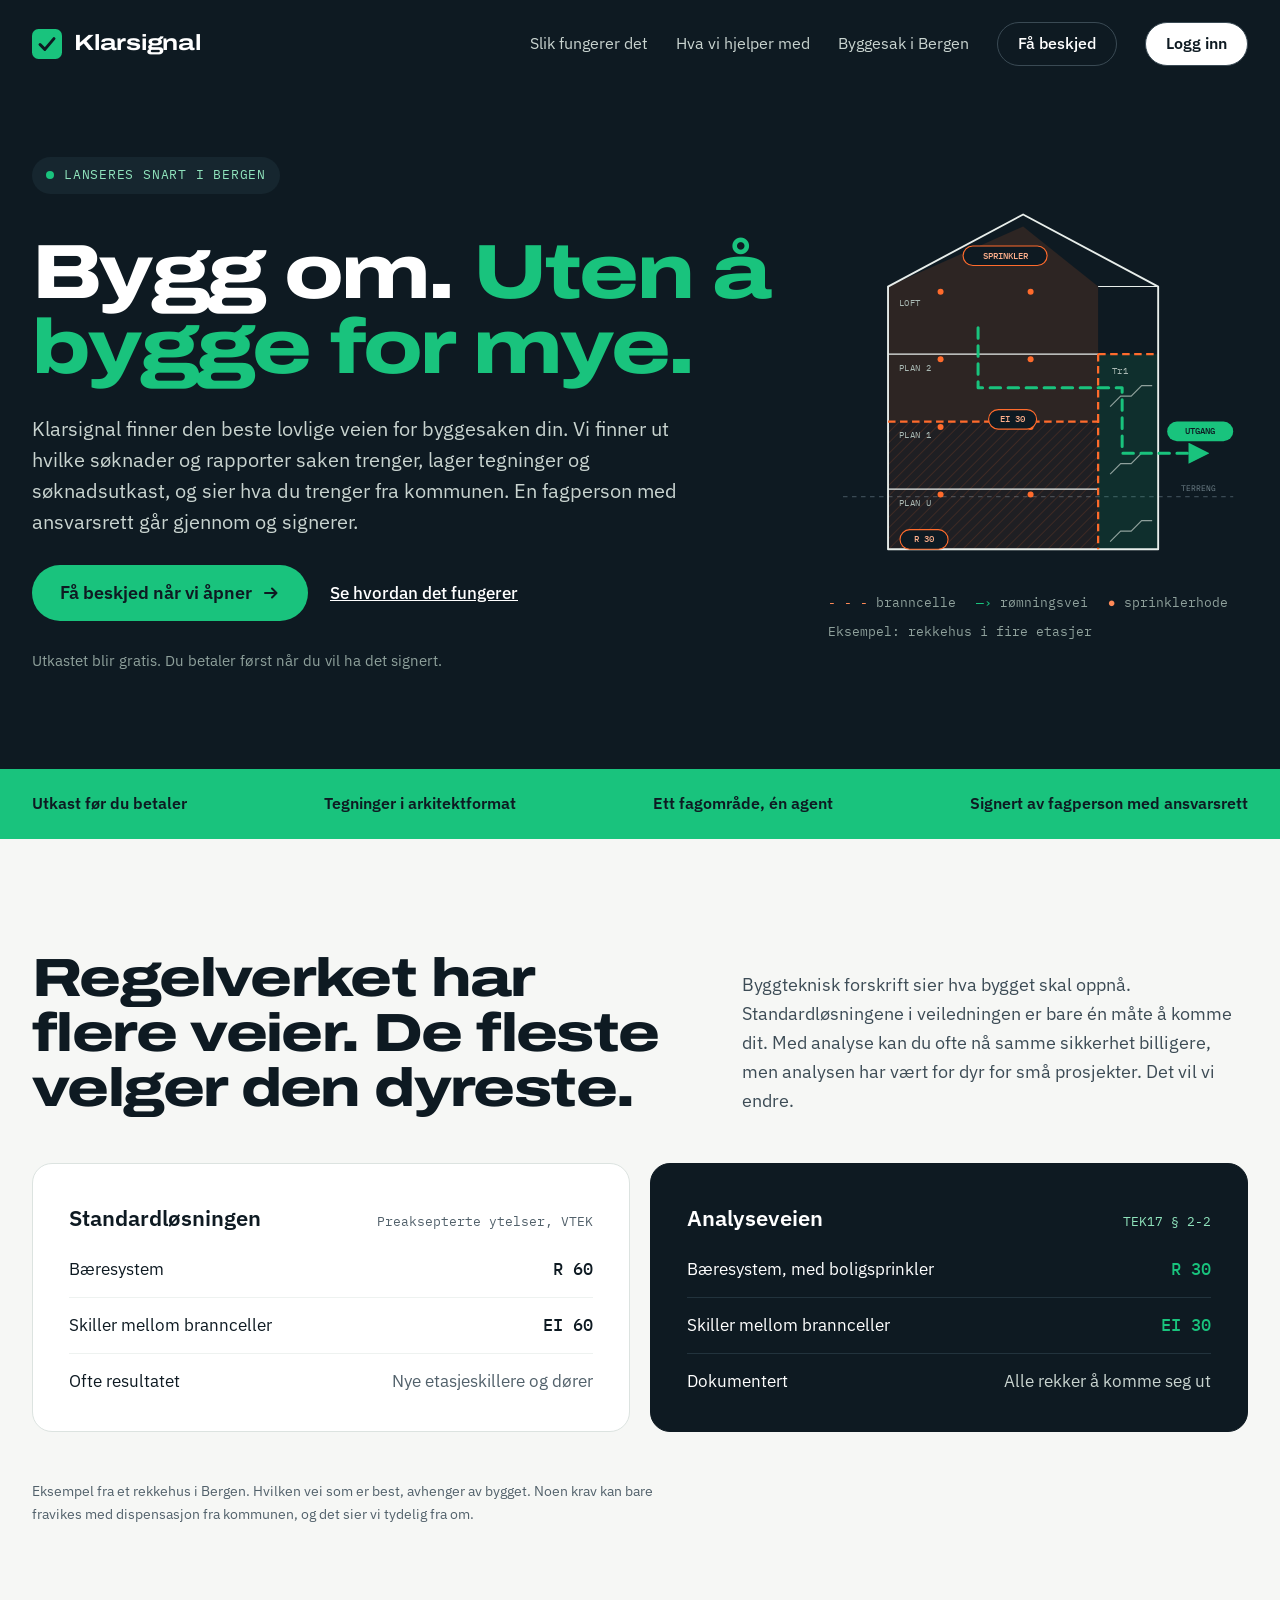
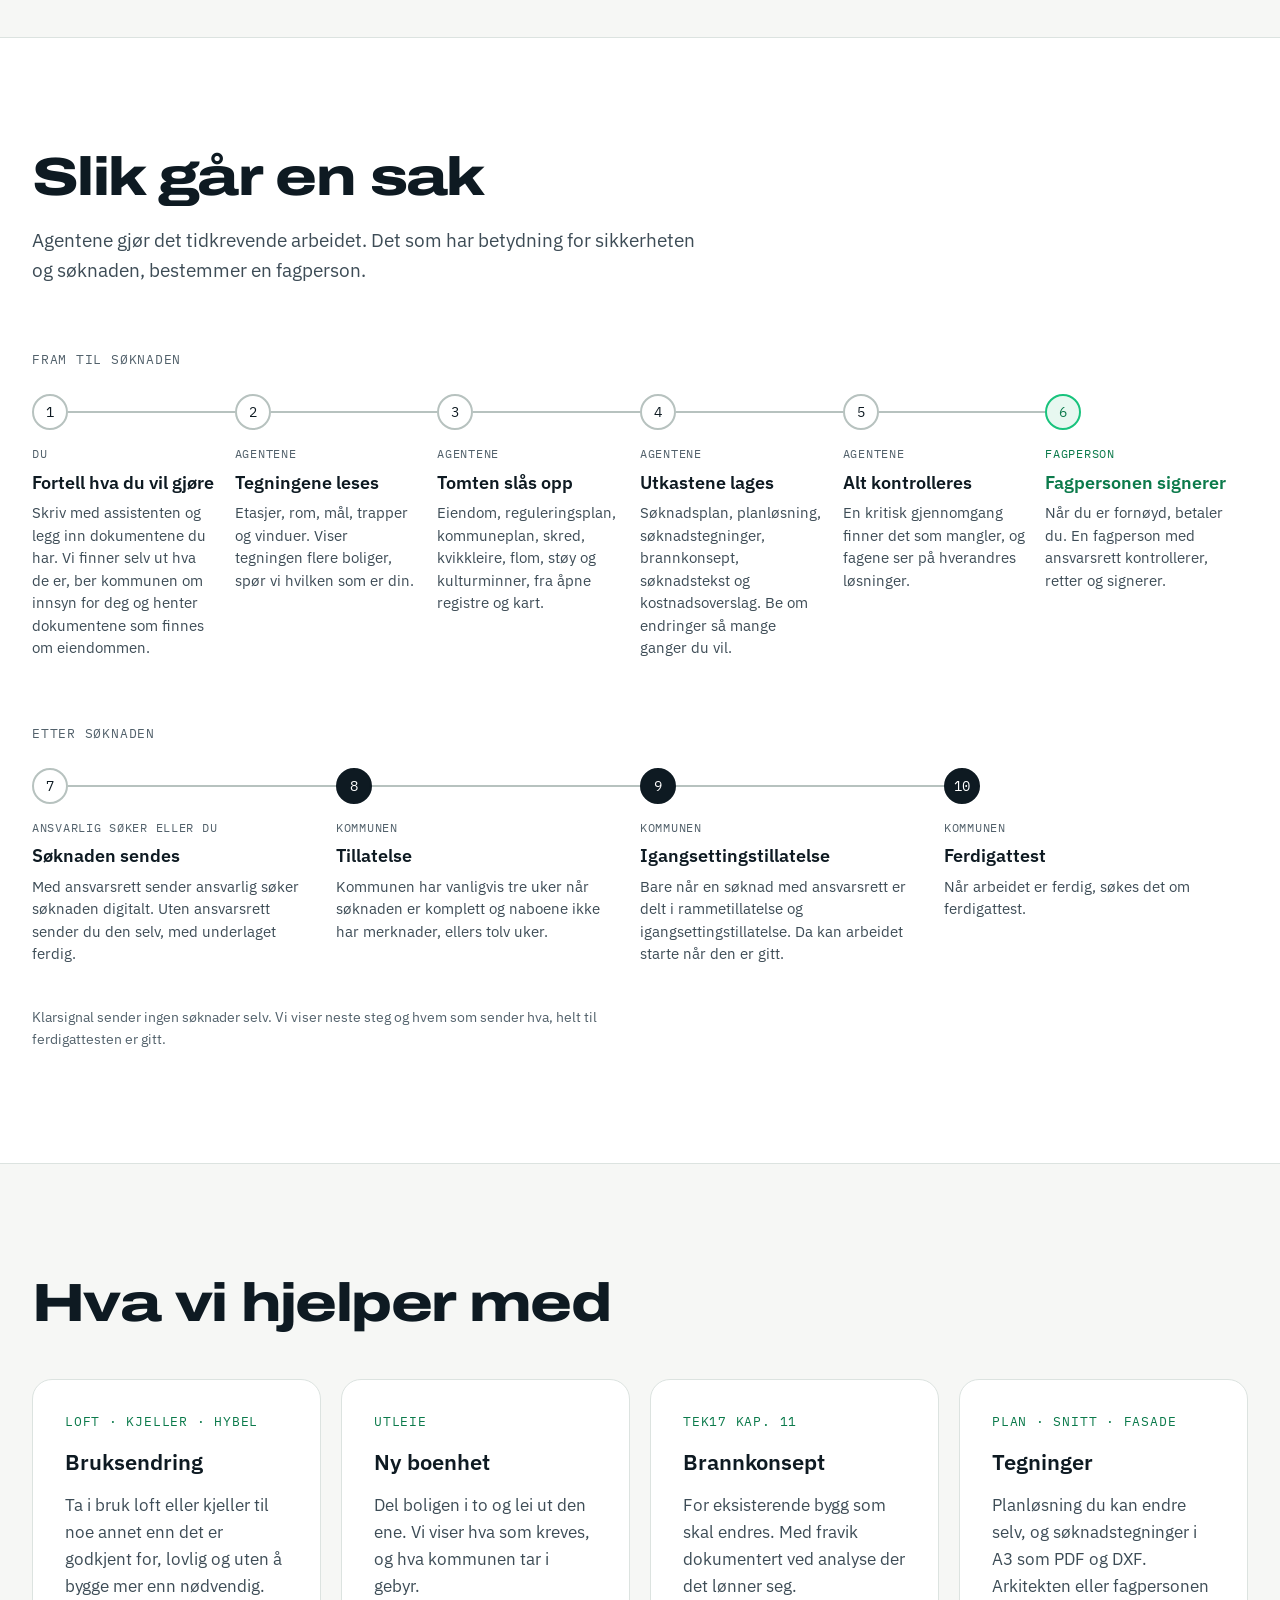
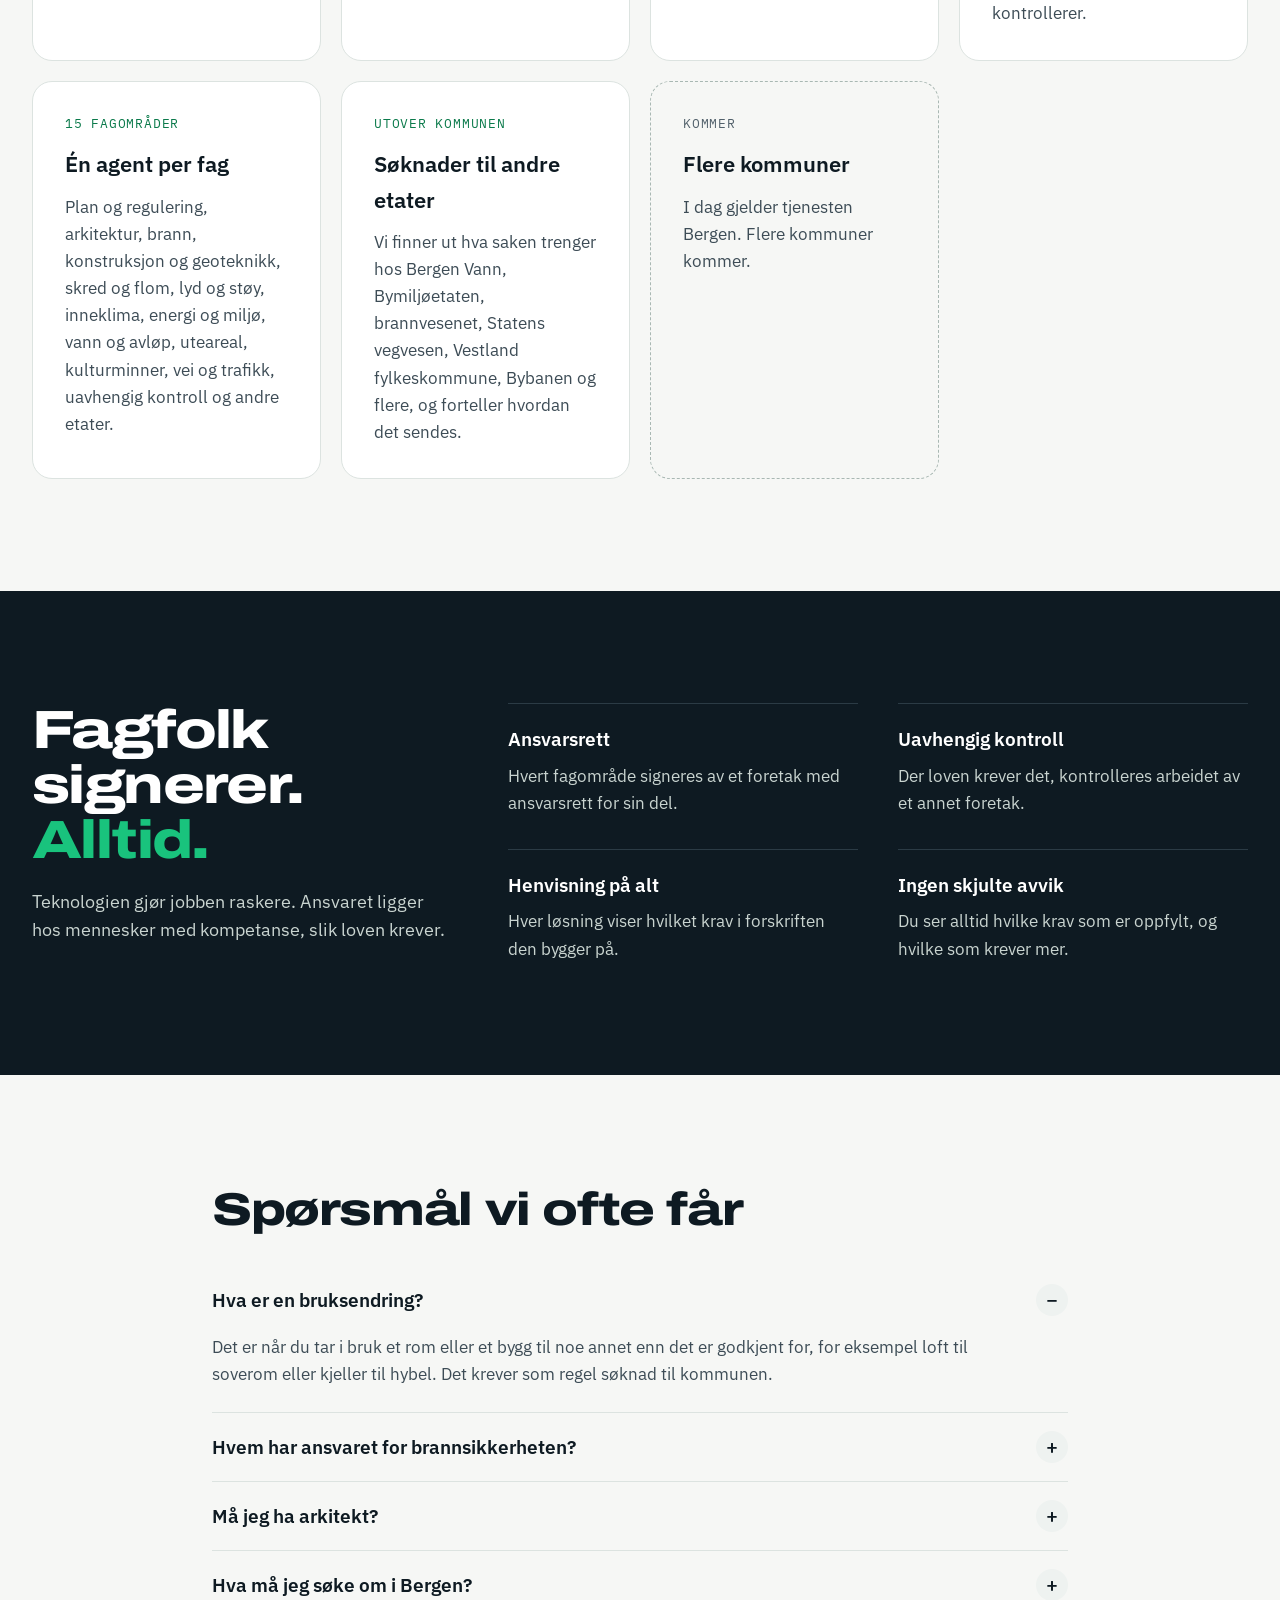
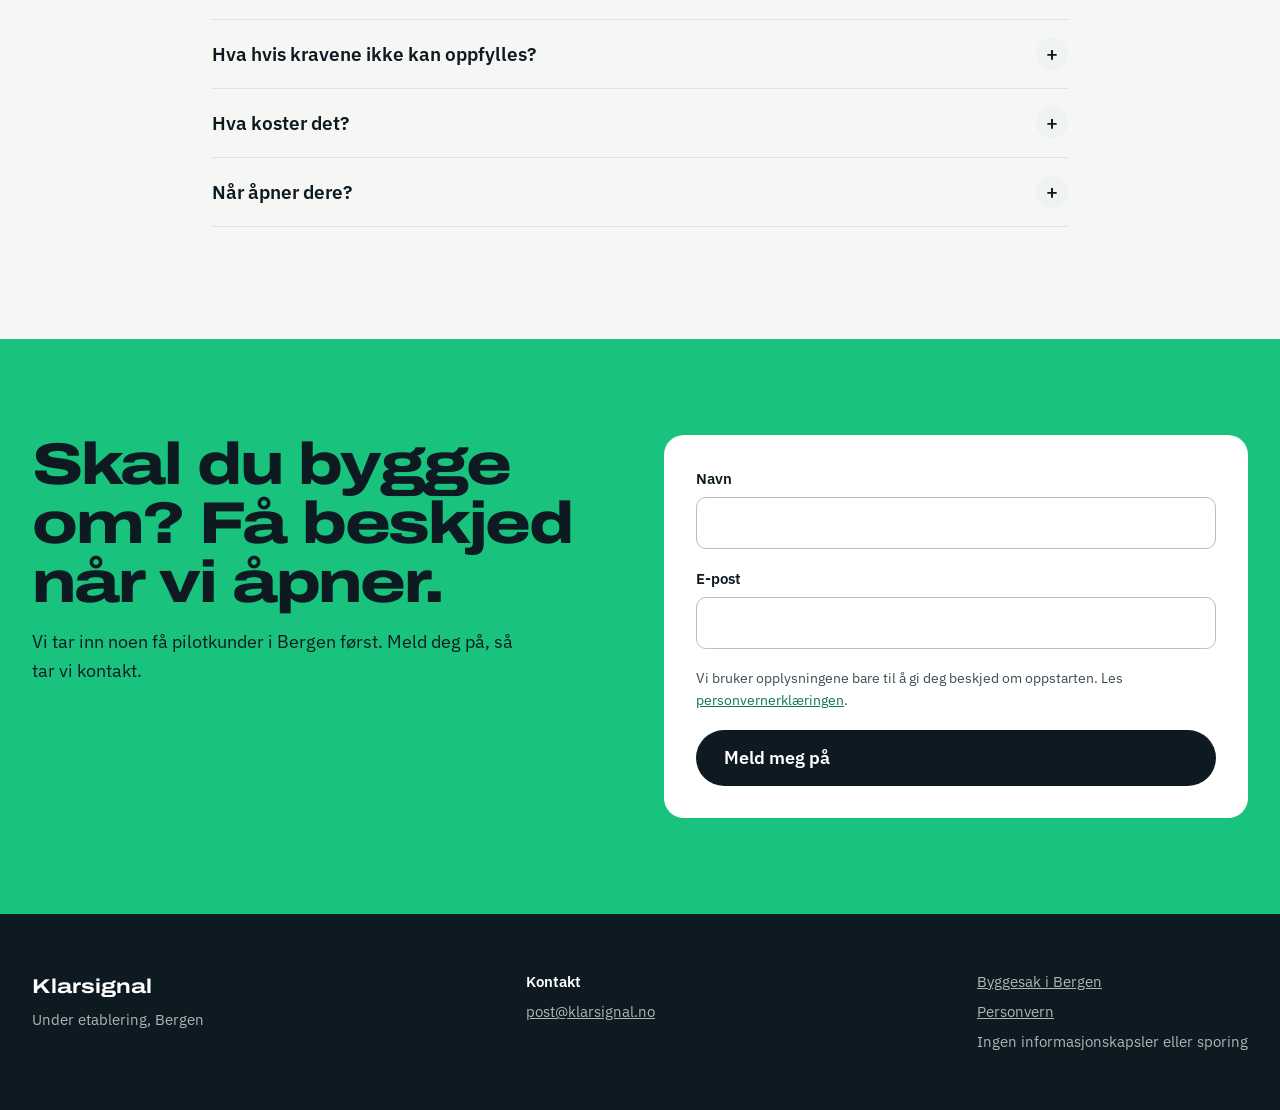
<file: index.html>
<!doctype html>
<html lang="nb">
<head>
<meta charset="utf-8">
<meta name="viewport" content="width=device-width, initial-scale=1">
<title>Klarsignal – bruksendring og brannkonsept uten å bygge for mye</title>
<meta name="description" content="Klarsignal finner den beste lovlige veien for bruksendringen din, lager søknaden og lar en fagperson med ansvarsrett signere. Lanseres snart i Bergen.">
<meta property="og:title" content="Klarsignal – bygg om, uten å bygge for mye">
<meta property="og:description" content="Den beste lovlige veien for bruksendringen din. Lanseres snart i Bergen.">
<meta property="og:type" content="website">
<meta name="theme-color" content="#0E1A22">
<link rel="icon" href="favicon.svg" type="image/svg+xml">
<link rel="preload" href="fonts/archivo-wdth.woff2" as="font" type="font/woff2" crossorigin>
<link rel="stylesheet" href="styles.css">
</head>
<body>

<div class="dark">
  <div class="wrap">
    <header class="site-header">
      <a class="logo" href="/" aria-label="Klarsignal, til forsiden">
        <svg width="30" height="30" viewBox="0 0 28 28" aria-hidden="true"><rect width="28" height="28" rx="6" fill="#19C37D"/><path d="M7.5 14.5l4.5 4.5 8.5-10" stroke="#0E1A22" stroke-width="2.8" fill="none" stroke-linecap="round" stroke-linejoin="round"/></svg>
        Klarsignal
      </a>
      <nav class="nav" aria-label="Hovedmeny">
        <a class="hide-sm" href="#slik">Slik fungerer det</a>
        <a class="hide-sm" href="#tjenester">Hva vi hjelper med</a>
        <a class="hide-sm" href="bergen.html">Byggesak i Bergen</a>
        <a class="pill" href="#venteliste">Få beskjed</a>
        <details class="logg-inn">
          <summary class="pill pill-lys">Logg inn</summary>
          <div class="logg-inn-meny">
            <p>Logg inn for å starte eller følge en sak.</p>
            <a class="logg-inn-valg" href="https://klarsignal-app.purpleplant-41c7ae6a.norwayeast.azurecontainerapps.io/innlogging/vipps">Logg inn med Vipps</a>
            <a class="logg-inn-valg" href="https://klarsignal-app.purpleplant-41c7ae6a.norwayeast.azurecontainerapps.io/innlogging/bankid">Logg inn med BankID</a>
            <a class="logg-inn-mine" href="https://klarsignal-app.purpleplant-41c7ae6a.norwayeast.azurecontainerapps.io/">Allerede innlogget? Gå til Mine saker</a>
          </div>
        </details>
      </nav>
    </header>

    <main id="innhold">
    <div class="hero">
      <div class="hero-text">
        <p class="badge eyebrow"><span class="dot"></span>Lanseres snart i Bergen</p>
        <h1 class="display">Bygg om. <span>Uten å bygge for mye.</span></h1>
        <p class="lead">Klarsignal finner den beste lovlige veien for byggesaken din. Vi finner ut hvilke søknader og rapporter saken trenger, lager tegninger og søknadsutkast, og sier hva du trenger fra kommunen. En fagperson med ansvarsrett går gjennom og signerer.</p>
        <div class="cta-row">
          <a class="btn btn-signal" href="#venteliste">Få beskjed når vi åpner
            <svg width="18" height="18" viewBox="0 0 18 18" aria-hidden="true"><path d="M3 9h11M10 4.5L14.5 9 10 13.5" stroke="#0E1A22" stroke-width="2" fill="none" stroke-linecap="round" stroke-linejoin="round"/></svg>
          </a>
          <a class="link-light" href="#slik">Se hvordan det fungerer</a>
        </div>
        <p class="small-dark">Utkastet blir gratis. Du betaler først når du vil ha det signert.</p>
      </div>

      <figure class="hero-art">
        <svg viewBox="0 0 560 540" role="img" aria-label="Snitt av et rekkehus i fire etasjer med brannceller, sprinkler og rømningsvei markert">
          <defs>
            <pattern id="skravur" width="10" height="10" patternUnits="userSpaceOnUse" patternTransform="rotate(45)"><line x1="0" y1="0" x2="0" y2="10" stroke="#FF6B2C" stroke-width="1" stroke-opacity="0.35"/></pattern>
            <marker id="pil" viewBox="0 0 10 10" refX="7" refY="5" markerWidth="7" markerHeight="7" orient="auto"><path d="M0 0L10 5L0 10z" fill="#19C37D"/></marker>
          </defs>
          <line x1="20" y1="430" x2="540" y2="430" stroke="#3A4A54" stroke-width="1.5" stroke-dasharray="6 6"/>
          <text x="470" y="422" fill="#6F8189" font-family="IBM Plex Mono, monospace" font-size="11">TERRENG</text>
          <rect x="80" y="330" width="280" height="170" fill="url(#skravur)"/>
          <rect x="80" y="330" width="280" height="170" fill="#FF6B2C" fill-opacity="0.07"/>
          <path d="M80 150 L80 330 L360 330 L360 150 L260 70 Z" fill="#FF6B2C" fill-opacity="0.13"/>
          <rect x="360" y="240" width="80" height="260" fill="#19C37D" fill-opacity="0.12"/>
          <path d="M80 500 V150 L260 54 L440 150 V500 Z" fill="none" stroke="#E8EEEB" stroke-width="2.5" stroke-linejoin="round"/>
          <line x1="80" y1="240" x2="360" y2="240" stroke="#E8EEEB" stroke-width="1.5"/>
          <line x1="80" y1="420" x2="360" y2="420" stroke="#E8EEEB" stroke-width="1.5"/>
          <line x1="360" y1="150" x2="440" y2="150" stroke="#E8EEEB" stroke-width="1.5"/>
          <path d="M80 330 H360 V500" fill="none" stroke="#FF6B2C" stroke-width="3" stroke-dasharray="10 6"/>
          <path d="M360 240 V330 M360 240 H440" fill="none" stroke="#FF6B2C" stroke-width="3" stroke-dasharray="10 6"/>
          <path d="M376 490 l14 -14 h14 l14 -14 h14 M376 400 l14 -14 h14 l14 -14 h14 M376 310 l14 -14 h14 l14 -14 h14" fill="none" stroke="#8FA19C" stroke-width="1.5"/>
          <g fill="#FF6B2C"><circle cx="150" cy="157" r="4"/><circle cx="270" cy="157" r="4"/><circle cx="150" cy="247" r="4"/><circle cx="270" cy="247" r="4"/><circle cx="150" cy="337" r="4"/><circle cx="270" cy="337" r="4"/><circle cx="150" cy="427" r="4"/><circle cx="270" cy="427" r="4"/></g>
          <path class="rv-flyt" d="M200 205 V285 H392 V372 H500" fill="none" stroke="#19C37D" stroke-width="4" stroke-linecap="round" stroke-linejoin="round" stroke-dasharray="14 10" marker-end="url(#pil)"/>
          <g font-family="IBM Plex Mono, monospace" font-size="12" fill="#A9B8B3" letter-spacing="0.06em">
            <text x="94" y="176">LOFT</text><text x="94" y="262">PLAN 2</text><text x="94" y="352">PLAN 1</text><text x="94" y="442">PLAN U</text><text x="378" y="266">Tr1</text>
          </g>
          <g font-family="IBM Plex Mono, monospace" font-size="12" font-weight="500">
            <rect x="214" y="314" width="64" height="26" rx="13" fill="#0E1A22" stroke="#FF6B2C" stroke-width="1.5"/><text x="246" y="331" text-anchor="middle" fill="#FFB08C">EI 30</text>
            <rect x="96" y="474" width="64" height="26" rx="13" fill="#0E1A22" stroke="#FF6B2C" stroke-width="1.5"/><text x="128" y="491" text-anchor="middle" fill="#FFB08C">R 30</text>
            <rect x="180" y="96" width="112" height="26" rx="13" fill="#0E1A22" stroke="#FF6B2C" stroke-width="1.5"/><text x="236" y="113" text-anchor="middle" fill="#FFB08C">SPRINKLER</text>
            <rect x="452" y="330" width="88" height="26" rx="13" fill="#19C37D"/><text x="496" y="347" text-anchor="middle" fill="#0E1A22">UTGANG</text>
          </g>
        </svg>
        <figcaption class="legend">
          <span><span style="color:#FF8A57">- - -</span> branncelle</span>
          <span><span style="color:#19C37D">—›</span> rømningsvei</span>
          <span><span style="color:#FF8A57">●</span> sprinklerhode</span>
          <span>Eksempel: rekkehus i fire etasjer</span>
        </figcaption>
      </figure>
    </div>
    </main>
  </div>
</div>

<div class="strip">
  <div class="wrap">
    <span>Utkast før du betaler</span>
    <span>Tegninger i arkitektformat</span>
    <span>Ett fagområde, én agent</span>
    <span>Signert av fagperson med ansvarsrett</span>
  </div>
</div>

<section class="wrap section">
  <div class="split">
    <h2 class="display h2">Regelverket har flere veier. De fleste velger den dyreste.</h2>
    <p>Byggteknisk forskrift sier hva bygget skal oppnå. Standardløsningene i veiledningen er bare én måte å komme dit. Med analyse kan du ofte nå samme sikkerhet billigere, men analysen har vært for dyr for små prosjekter. Det vil vi endre.</p>
  </div>
  <div class="grid">
    <article class="card">
      <div class="card-head"><h3>Standardløsningen</h3><span>Preaksepterte ytelser, VTEK</span></div>
      <ul class="spec">
        <li><span>Bæresystem</span><strong>R 60</strong></li>
        <li><span>Skiller mellom brannceller</span><strong>EI 60</strong></li>
        <li><span>Ofte resultatet</span><span class="note">Nye etasjeskillere og dører</span></li>
      </ul>
    </article>
    <article class="card inverse">
      <div class="card-head"><h3>Analyseveien</h3><span>TEK17 § 2-2</span></div>
      <ul class="spec">
        <li><span>Bæresystem, med boligsprinkler</span><strong>R 30</strong></li>
        <li><span>Skiller mellom brannceller</span><strong>EI 30</strong></li>
        <li><span>Dokumentert</span><span class="note">Alle rekker å komme seg ut</span></li>
      </ul>
    </article>
  </div>
  <p class="footnote">Eksempel fra et rekkehus i Bergen. Hvilken vei som er best, avhenger av bygget. Noen krav kan bare fravikes med dispensasjon fra kommunen, og det sier vi tydelig fra om.</p>
</section>

<section id="slik" class="white-band">
  <div class="wrap section">
    <h2 class="display h2">Slik går en sak</h2>
    <p class="ingress-lys">Agentene gjør det tidkrevende arbeidet. Det som har betydning for sikkerheten og søknaden, bestemmer en fagperson.</p>
    <h3 class="eyebrow tidslinje-tittel">Fram til søknaden</h3>
    <ol class="tidslinje">
      <li><span class="nr" aria-hidden="true">1</span><span class="hvem">Du</span><h3>Fortell hva du vil gjøre</h3><p>Skriv med assistenten og legg inn dokumentene du har. Vi finner selv ut hva de er, ber kommunen om innsyn for deg og henter dokumentene som finnes om eiendommen.</p></li>
      <li><span class="nr" aria-hidden="true">2</span><span class="hvem">Agentene</span><h3>Tegningene leses</h3><p>Etasjer, rom, mål, trapper og vinduer. Viser tegningen flere boliger, spør vi hvilken som er din.</p></li>
      <li><span class="nr" aria-hidden="true">3</span><span class="hvem">Agentene</span><h3>Tomten slås opp</h3><p>Eiendom, reguleringsplan, kommuneplan, skred, kvikkleire, flom, støy og kulturminner, fra åpne registre og kart.</p></li>
      <li><span class="nr" aria-hidden="true">4</span><span class="hvem">Agentene</span><h3>Utkastene lages</h3><p>Søknadsplan, planløsning, søknadstegninger, brannkonsept, søknadstekst og kostnadsoverslag. Be om endringer så mange ganger du vil.</p></li>
      <li><span class="nr" aria-hidden="true">5</span><span class="hvem">Agentene</span><h3>Alt kontrolleres</h3><p>En kritisk gjennomgang finner det som mangler, og fagene ser på hverandres løsninger.</p></li>
      <li class="menneske"><span class="nr" aria-hidden="true">6</span><span class="hvem">Fagperson</span><h3>Fagpersonen signerer</h3><p>Når du er fornøyd, betaler du. En fagperson med ansvarsrett kontrollerer, retter og signerer.</p></li>
    </ol>
    <h3 class="eyebrow tidslinje-tittel">Etter søknaden</h3>
    <ol class="tidslinje fire" start="7">
      <li><span class="nr" aria-hidden="true">7</span><span class="hvem">Ansvarlig søker eller du</span><h3>Søknaden sendes</h3><p>Med ansvarsrett sender ansvarlig søker søknaden digitalt. Uten ansvarsrett sender du den selv, med underlaget ferdig.</p></li>
      <li class="kommunen"><span class="nr" aria-hidden="true">8</span><span class="hvem">Kommunen</span><h3>Tillatelse</h3><p>Kommunen har vanligvis tre uker når søknaden er komplett og naboene ikke har merknader, ellers tolv uker.</p></li>
      <li class="kommunen"><span class="nr" aria-hidden="true">9</span><span class="hvem">Kommunen</span><h3>Igangsettingstillatelse</h3><p>Bare når en søknad med ansvarsrett er delt i rammetillatelse og igangsettingstillatelse. Da kan arbeidet starte når den er gitt.</p></li>
      <li class="kommunen"><span class="nr" aria-hidden="true">10</span><span class="hvem">Kommunen</span><h3>Ferdigattest</h3><p>Når arbeidet er ferdig, søkes det om ferdigattest.</p></li>
    </ol>
    <p class="footnote tidslinje-merk">Klarsignal sender ingen søknader selv. Vi viser neste steg og hvem som sender hva, helt til ferdigattesten er gitt.</p>
  </div>
</section>

<section id="tjenester" class="wrap section">
  <h2 class="display h2">Hva vi hjelper med</h2>
  <div class="grid four">
    <div class="card service"><span class="eyebrow">Loft · kjeller · hybel</span><strong>Bruksendring</strong><p>Ta i bruk loft eller kjeller til noe annet enn det er godkjent for, lovlig og uten å bygge mer enn nødvendig.</p></div>
    <div class="card service"><span class="eyebrow">Utleie</span><strong>Ny boenhet</strong><p>Del boligen i to og lei ut den ene. Vi viser hva som kreves, og hva kommunen tar i gebyr.</p></div>
    <div class="card service"><span class="eyebrow">TEK17 kap. 11</span><strong>Brannkonsept</strong><p>For eksisterende bygg som skal endres. Med fravik dokumentert ved analyse der det lønner seg.</p></div>
    <div class="card service"><span class="eyebrow">Plan · snitt · fasade</span><strong>Tegninger</strong><p>Planløsning du kan endre selv, og søknadstegninger i A3 som PDF og DXF. Arkitekten eller fagpersonen kontrollerer.</p></div>
    <div class="card service"><span class="eyebrow">15 fagområder</span><strong>Én agent per fag</strong><p>Plan og regulering, arkitektur, brann, konstruksjon og geoteknikk, skred og flom, lyd og støy, inneklima, energi og miljø, vann og avløp, uteareal, kulturminner, vei og trafikk, uavhengig kontroll og andre etater.</p></div>
    <div class="card service"><span class="eyebrow">Utover kommunen</span><strong>Søknader til andre etater</strong><p>Vi finner ut hva saken trenger hos Bergen Vann, Bymiljøetaten, brannvesenet, Statens vegvesen, Vestland fylkeskommune, Bybanen og flere, og forteller hvordan det sendes.</p></div>
    <div class="card service soon"><span class="eyebrow">Kommer</span><strong>Flere kommuner</strong><p>I dag gjelder tjenesten Bergen. Flere kommuner kommer.</p></div>
  </div>
</section>

<section class="dark">
  <div class="wrap section">
    <div class="trust">
      <div class="trust-intro">
        <h2 class="display h2">Fagfolk signerer. <span>Alltid.</span></h2>
        <p>Teknologien gjør jobben raskere. Ansvaret ligger hos mennesker med kompetanse, slik loven krever.</p>
      </div>
      <div class="trust-grid">
        <div><strong>Ansvarsrett</strong><span>Hvert fagområde signeres av et foretak med ansvarsrett for sin del.</span></div>
        <div><strong>Uavhengig kontroll</strong><span>Der loven krever det, kontrolleres arbeidet av et annet foretak.</span></div>
        <div><strong>Henvisning på alt</strong><span>Hver løsning viser hvilket krav i forskriften den bygger på.</span></div>
        <div><strong>Ingen skjulte avvik</strong><span>Du ser alltid hvilke krav som er oppfylt, og hvilke som krever mer.</span></div>
      </div>
    </div>
  </div>
</section>

<section class="faq wrap">
  <h2 class="display">Spørsmål vi ofte får</h2>
  <div>
    <details open><summary>Hva er en bruksendring?</summary><p>Det er når du tar i bruk et rom eller et bygg til noe annet enn det er godkjent for, for eksempel loft til soverom eller kjeller til hybel. Det krever som regel søknad til kommunen.</p></details>
    <details><summary>Hvem har ansvaret for brannsikkerheten?</summary><p>Et foretak med ansvarsrett. Klarsignal lager utkastet, og fagpersonen kontrollerer, retter og signerer før noe sendes til kommunen.</p></details>
    <details><summary>Må jeg ha arkitekt?</summary><p>Ikke alltid. Har du tegninger fra før, bruker vi dem. Mangler du tegninger, ber vi kommunen om tegningene som finnes, og tegner dagens planløsning ut fra dem eller ut fra målene. En fagperson kontrollerer tegningene før de sendes.</p></details>
    <details><summary>Hva må jeg søke om i Bergen?</summary><p>Det avhenger av tiltaket. Vi har samlet søknader, dokumentasjonskrav, andre etater og gebyrer for 2026 på siden <a href="bergen.html">Byggesak i Bergen</a>, med lenker til kommunen.</p></details>
    <details><summary>Hva hvis kravene ikke kan oppfylles?</summary><p>Mange krav kan oppfylles på en annen måte, dokumentert med analyse. Andre krever dispensasjon fra kommunen. Vi sier tydelig fra hvilket som gjelder før du betaler.</p></details>
    <details><summary>Hva koster det?</summary><p>Utkastet blir gratis. Prisen for gjennomgang og signering publiserer vi når vi åpner.</p></details>
    <details><summary>Når åpner dere?</summary><p>Vi starter i Bergen med noen få pilotkunder. Meld deg på ventelisten, så hører du fra oss.</p></details>
  </div>
</section>

<section id="venteliste" class="signup">
  <div class="wrap">
    <div class="signup-text">
      <h2 class="display">Skal du bygge om? Få beskjed når vi åpner.</h2>
      <p>Vi tar inn noen få pilotkunder i Bergen først. Meld deg på, så tar vi kontakt.</p>
    </div>
    <form class="form" name="venteliste" method="POST" action="/takk.html" data-netlify="true" netlify-honeypot="bot-field">
      <input type="hidden" name="form-name" value="venteliste">
      <p class="hidden"><label>Ikke fyll ut dette feltet: <input name="bot-field"></label></p>
      <div class="field"><label for="navn">Navn</label><input id="navn" name="navn" type="text" autocomplete="name" required></div>
      <div class="field"><label for="epost">E-post</label><input id="epost" name="epost" type="email" autocomplete="email" required></div>
      <p class="consent">Vi bruker opplysningene bare til å gi deg beskjed om oppstarten. Les <a href="personvern.html">personvernerklæringen</a>.</p>
      <button class="btn btn-ink" type="submit">Meld meg på</button>
    </form>
  </div>
</section>

<footer class="site-footer">
  <div class="wrap">
    <div class="col"><strong style="font-family: var(--display); font-stretch: 125%; font-size: 20px">Klarsignal</strong><span>Under etablering, Bergen</span></div>
    <div class="col"><strong>Kontakt</strong><a href="mailto:post@klarsignal.no">post@klarsignal.no</a></div>
    <div class="col"><a href="bergen.html">Byggesak i Bergen</a><a href="personvern.html">Personvern</a><span>Ingen informasjonskapsler eller sporing</span></div>
  </div>
</footer>

</body>
</html>
</file>
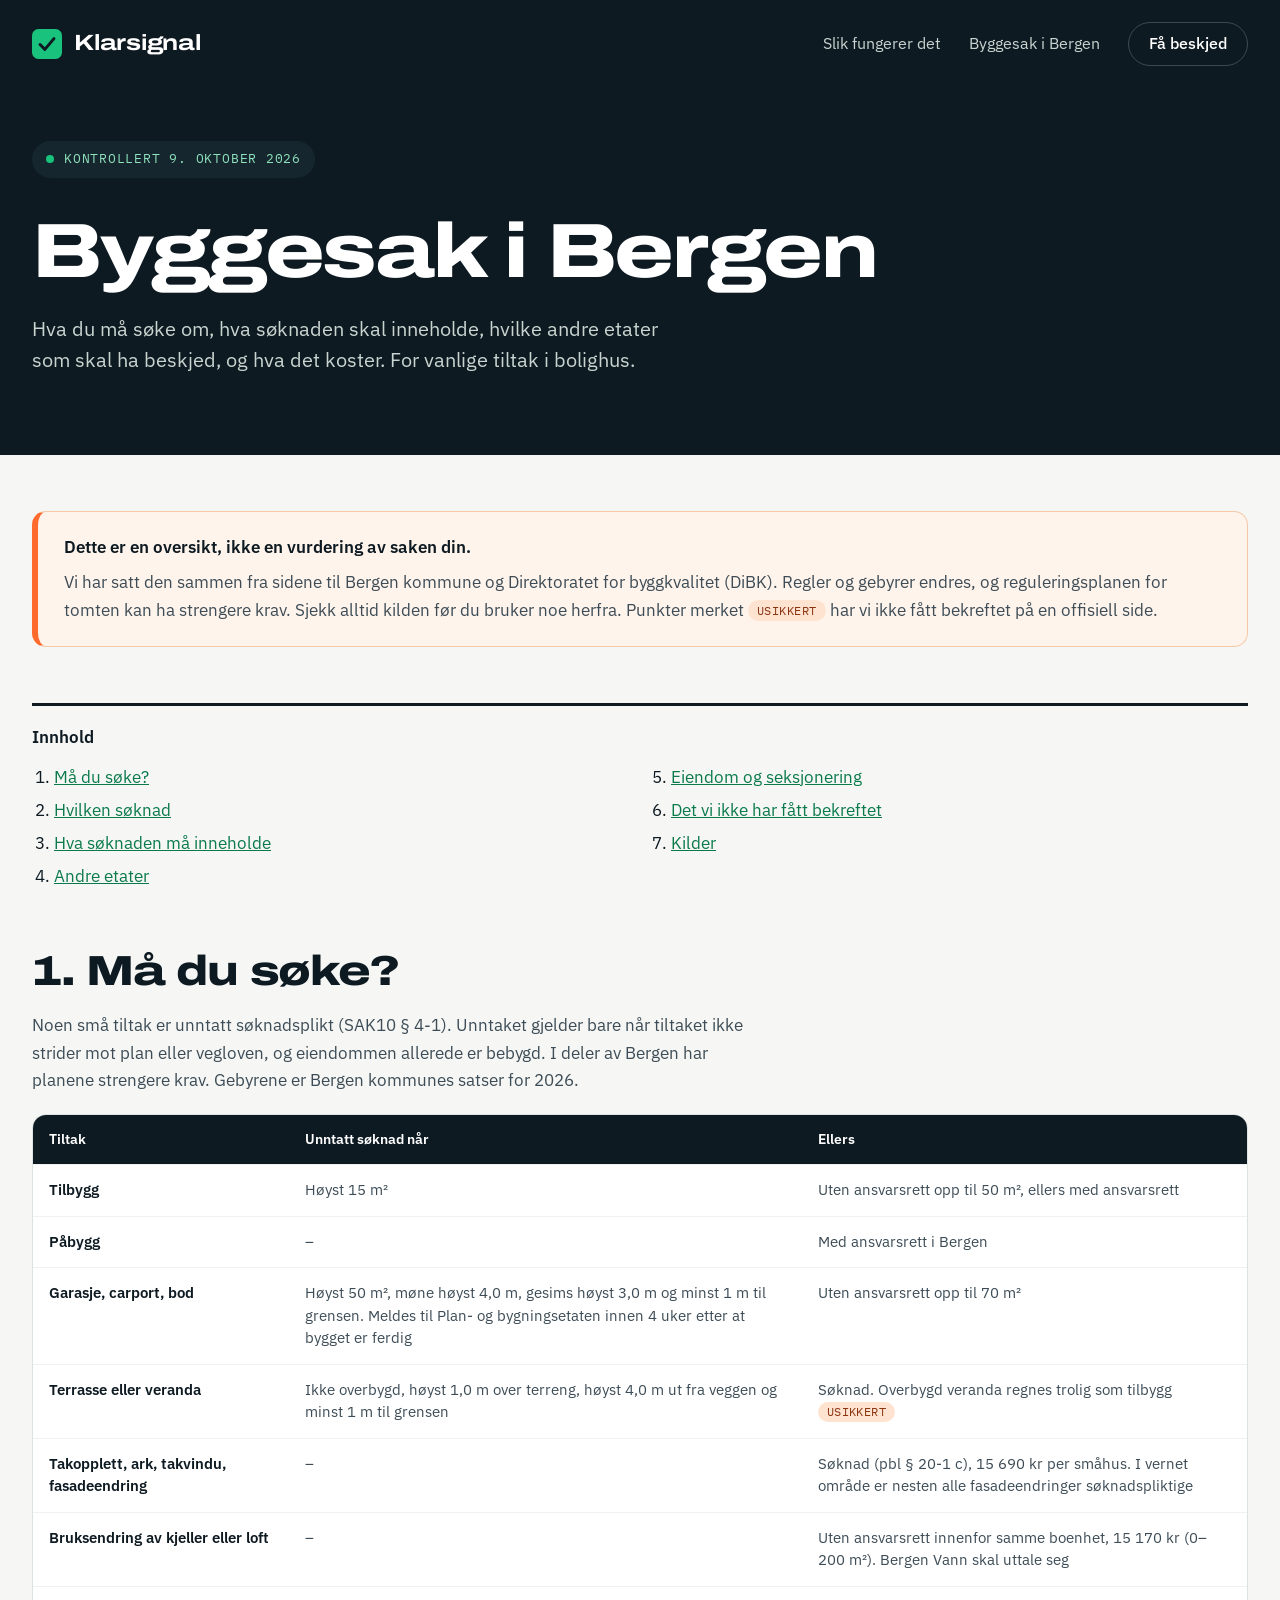
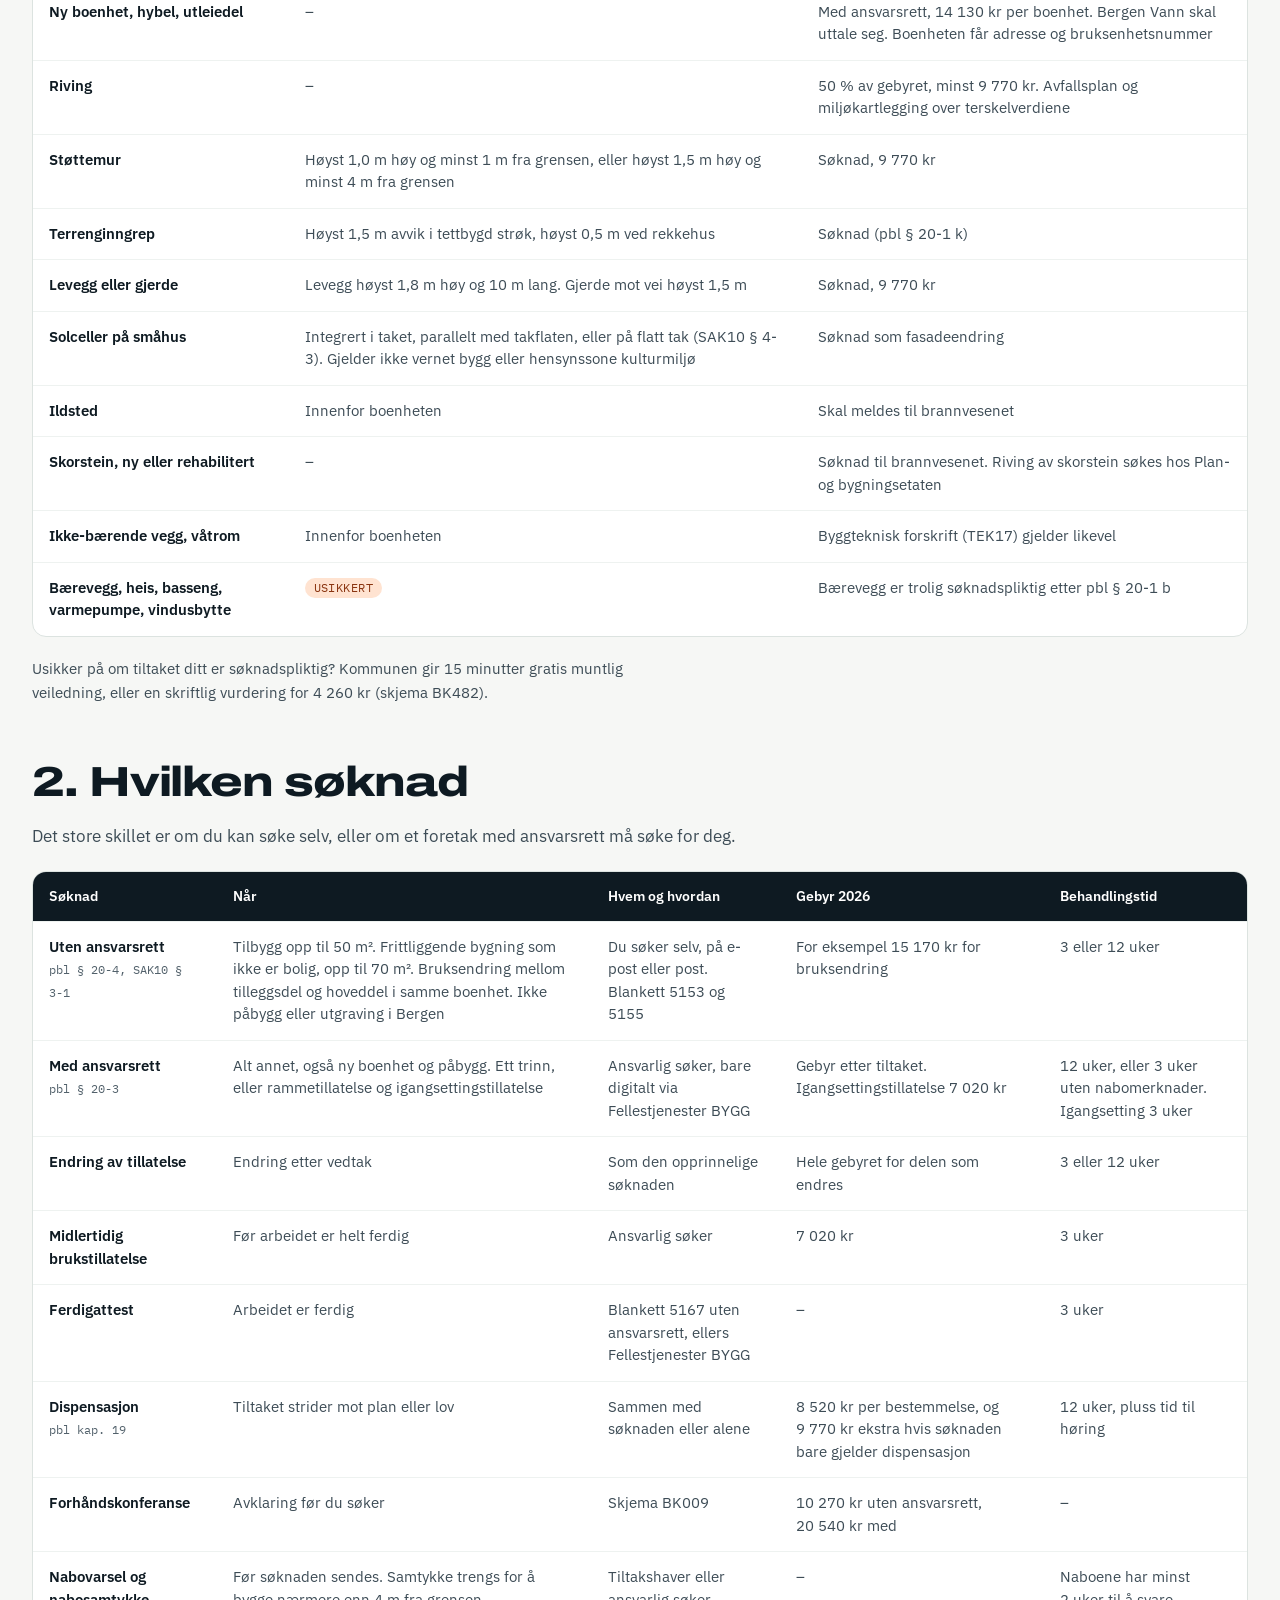
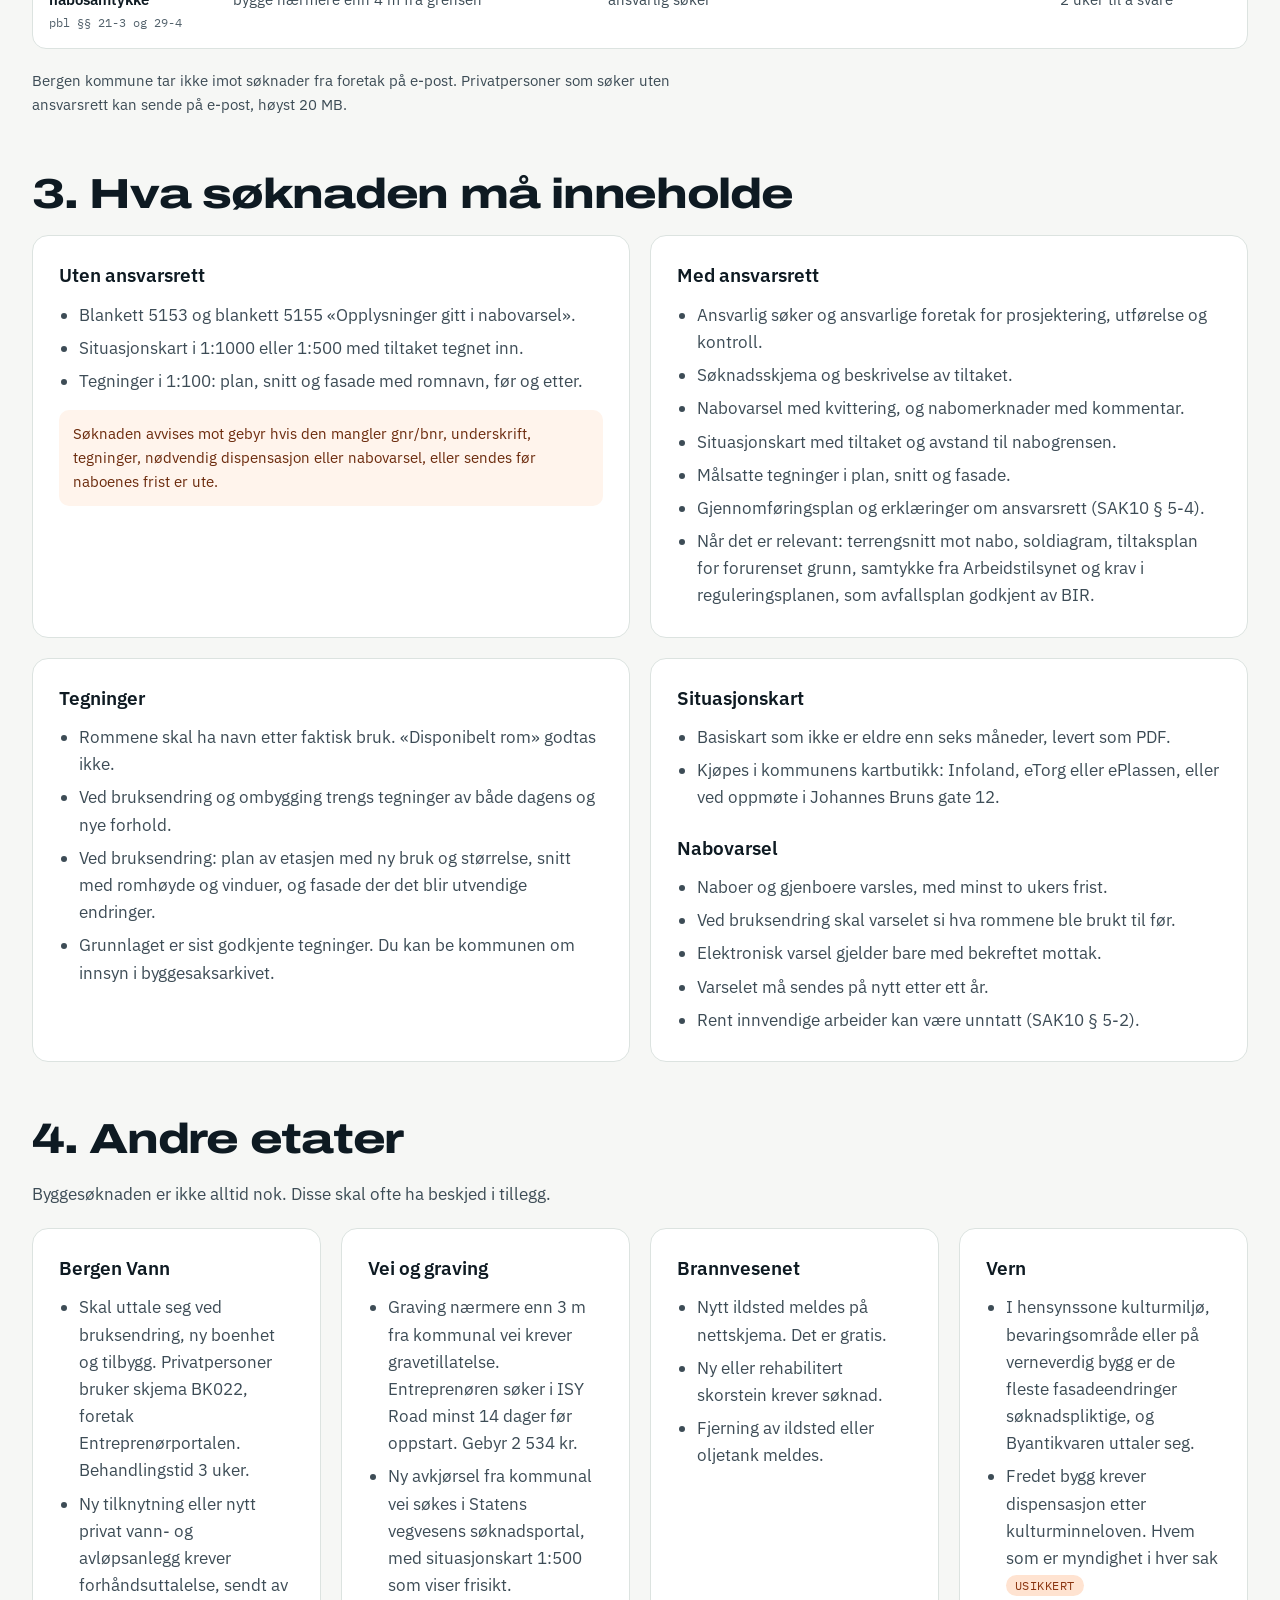
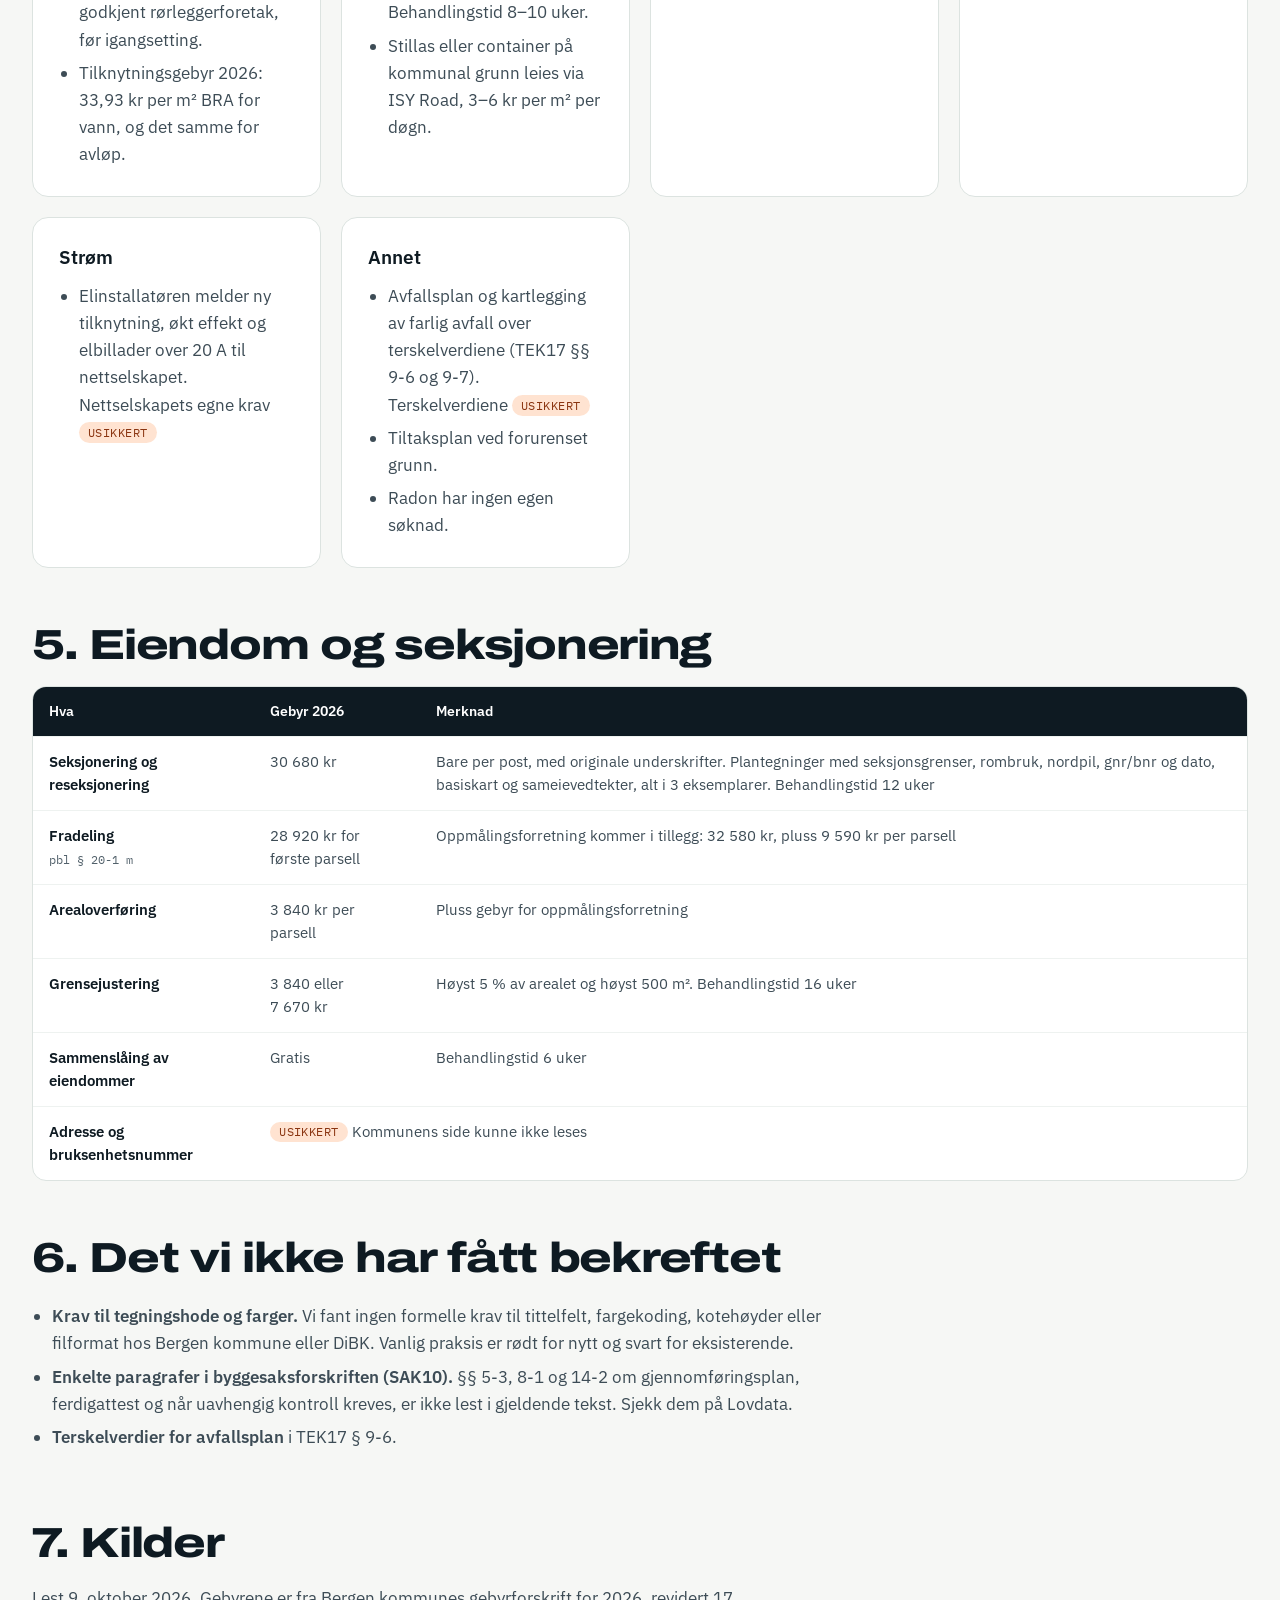
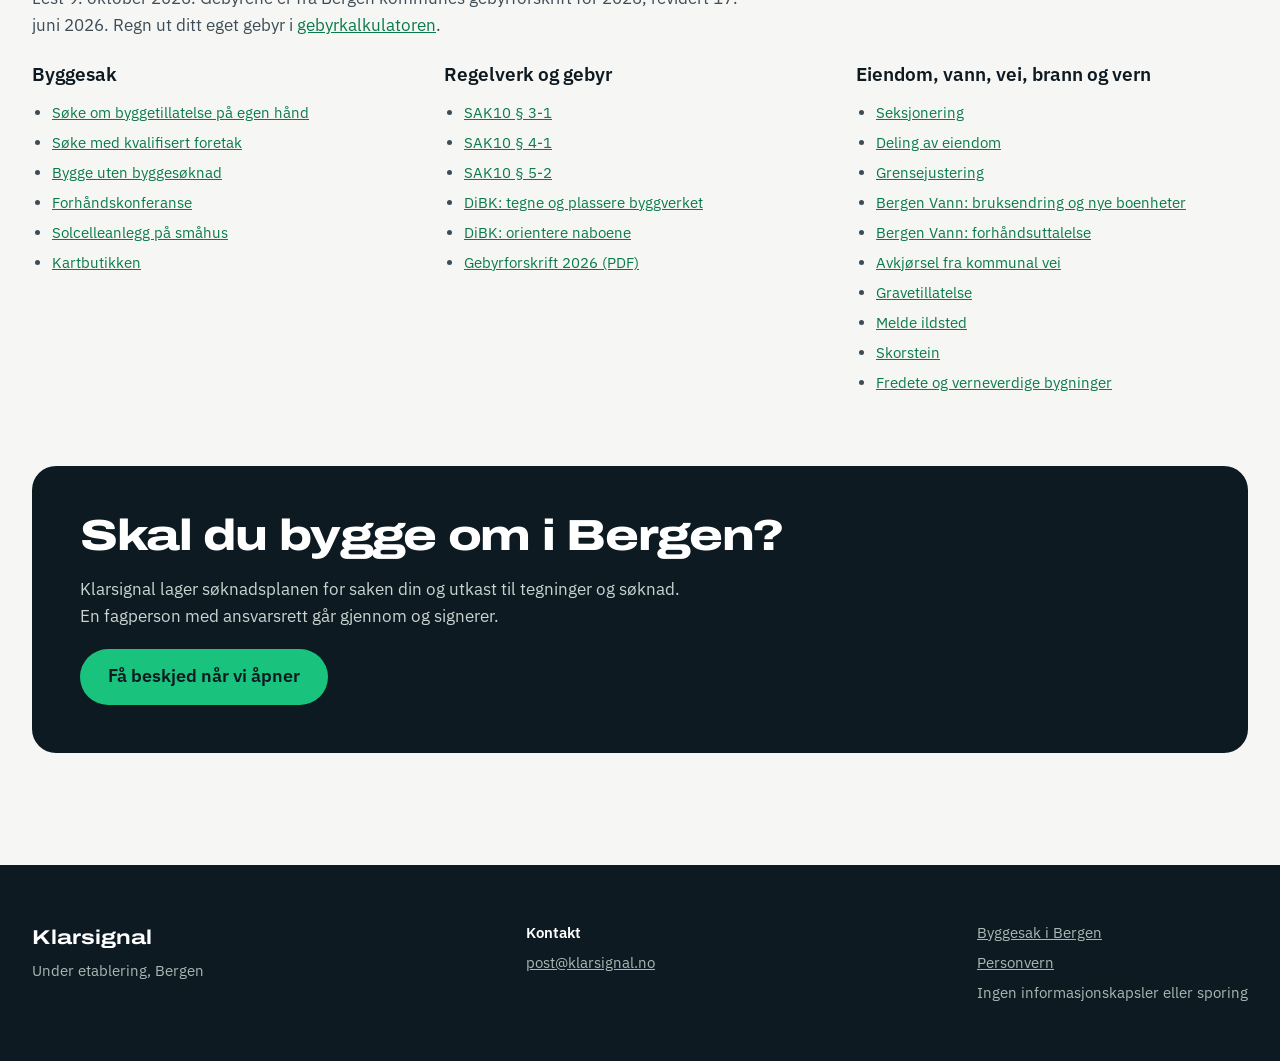
<file: bergen.html>
<!doctype html>
<html lang="nb">
<head>
<meta charset="utf-8">
<meta name="viewport" content="width=device-width, initial-scale=1">
<title>Byggesak i Bergen – søknader, dokumenter og gebyr | Klarsignal</title>
<meta name="description" content="Oversikt over søknader, meldinger, dokumentasjonskrav og gebyrer for boligtiltak i Bergen kommune i 2026, med lenker til kommunen og DiBK.">
<meta property="og:title" content="Byggesak i Bergen – hva må du søke om?">
<meta property="og:description" content="Søknader, dokumenter, andre etater og gebyrer for boligtiltak i Bergen, med kilder.">
<meta property="og:type" content="article">
<meta name="theme-color" content="#0E1A22">
<link rel="icon" href="favicon.svg" type="image/svg+xml">
<link rel="preload" href="fonts/archivo-wdth.woff2" as="font" type="font/woff2" crossorigin>
<link rel="stylesheet" href="styles.css">
</head>
<body>

<div class="dark">
  <div class="wrap">
    <header class="site-header">
      <a class="logo" href="/" aria-label="Klarsignal, til forsiden">
        <svg width="30" height="30" viewBox="0 0 28 28" aria-hidden="true"><rect width="28" height="28" rx="6" fill="#19C37D"/><path d="M7.5 14.5l4.5 4.5 8.5-10" stroke="#0E1A22" stroke-width="2.8" fill="none" stroke-linecap="round" stroke-linejoin="round"/></svg>
        Klarsignal
      </a>
      <nav class="nav" aria-label="Hovedmeny">
        <a class="hide-sm" href="/#slik">Slik fungerer det</a>
        <a class="hide-sm" href="bergen.html" aria-current="page">Byggesak i Bergen</a>
        <a class="pill" href="/#venteliste">Få beskjed</a>
      </nav>
    </header>
    <div class="guide-hero">
      <p class="badge eyebrow"><span class="dot"></span>Kontrollert 9. oktober 2026</p>
      <h1 class="display">Byggesak i Bergen</h1>
      <p class="lead">Hva du må søke om, hva søknaden skal inneholde, hvilke andre etater som skal ha beskjed, og hva det koster. For vanlige tiltak i bolighus.</p>
    </div>
  </div>
</div>

<main id="innhold" class="wrap guide">
  <aside class="notice" aria-label="Viktig å vite">
    <strong>Dette er en oversikt, ikke en vurdering av saken din.</strong>
    <p>Vi har satt den sammen fra sidene til Bergen kommune og Direktoratet for byggkvalitet (DiBK). Regler og gebyrer endres, og reguleringsplanen for tomten kan ha strengere krav. Sjekk alltid kilden før du bruker noe herfra. Punkter merket <span class="tag">usikkert</span> har vi ikke fått bekreftet på en offisiell side.</p>
  </aside>

  <nav class="toc" aria-label="Innhold">
    <strong>Innhold</strong>
    <ol>
      <li><a href="#ma-du-soke">Må du søke?</a></li>
      <li><a href="#soknadstyper">Hvilken søknad</a></li>
      <li><a href="#dokumenter">Hva søknaden må inneholde</a></li>
      <li><a href="#etater">Andre etater</a></li>
      <li><a href="#eiendom">Eiendom og seksjonering</a></li>
      <li><a href="#ikke-bekreftet">Det vi ikke har fått bekreftet</a></li>
      <li><a href="#kilder">Kilder</a></li>
    </ol>
  </nav>

  <section id="ma-du-soke" class="guide-section">
    <h2 class="display">1. Må du søke?</h2>
    <p>Noen små tiltak er unntatt søknadsplikt (SAK10 § 4-1). Unntaket gjelder bare når tiltaket ikke strider mot plan eller vegloven, og eiendommen allerede er bebygd. I deler av Bergen har planene strengere krav. Gebyrene er Bergen kommunes satser for 2026.</p>
    <div class="tabell" role="region" aria-label="Vanlige boligtiltak" tabindex="0">
      <table>
        <thead><tr><th scope="col">Tiltak</th><th scope="col">Unntatt søknad når</th><th scope="col">Ellers</th></tr></thead>
        <tbody>
          <tr><th scope="row">Tilbygg</th><td data-label="Unntatt søknad når">Høyst 15&nbsp;m²</td><td data-label="Ellers">Uten ansvarsrett opp til 50&nbsp;m², ellers med ansvarsrett</td></tr>
          <tr><th scope="row">Påbygg</th><td data-label="Unntatt søknad når">–</td><td data-label="Ellers">Med ansvarsrett i Bergen</td></tr>
          <tr><th scope="row">Garasje, carport, bod</th><td data-label="Unntatt søknad når">Høyst 50&nbsp;m², møne høyst 4,0&nbsp;m, gesims høyst 3,0&nbsp;m og minst 1&nbsp;m til grensen. Meldes til Plan- og bygningsetaten innen 4&nbsp;uker etter at bygget er ferdig</td><td data-label="Ellers">Uten ansvarsrett opp til 70&nbsp;m²</td></tr>
          <tr><th scope="row">Terrasse eller veranda</th><td data-label="Unntatt søknad når">Ikke overbygd, høyst 1,0&nbsp;m over terreng, høyst 4,0&nbsp;m ut fra veggen og minst 1&nbsp;m til grensen</td><td data-label="Ellers">Søknad. Overbygd veranda regnes trolig som tilbygg <span class="tag">usikkert</span></td></tr>
          <tr><th scope="row">Takopplett, ark, takvindu, fasadeendring</th><td data-label="Unntatt søknad når">–</td><td data-label="Ellers">Søknad (pbl § 20-1 c), 15&nbsp;690&nbsp;kr per småhus. I vernet område er nesten alle fasadeendringer søknadspliktige</td></tr>
          <tr><th scope="row">Bruksendring av kjeller eller loft</th><td data-label="Unntatt søknad når">–</td><td data-label="Ellers">Uten ansvarsrett innenfor samme boenhet, 15&nbsp;170&nbsp;kr (0–200&nbsp;m²). Bergen Vann skal uttale seg</td></tr>
          <tr><th scope="row">Ny boenhet, hybel, utleiedel</th><td data-label="Unntatt søknad når">–</td><td data-label="Ellers">Med ansvarsrett, 14&nbsp;130&nbsp;kr per boenhet. Bergen Vann skal uttale seg. Boenheten får adresse og bruksenhetsnummer</td></tr>
          <tr><th scope="row">Riving</th><td data-label="Unntatt søknad når">–</td><td data-label="Ellers">50 % av gebyret, minst 9&nbsp;770&nbsp;kr. Avfallsplan og miljøkartlegging over terskelverdiene</td></tr>
          <tr><th scope="row">Støttemur</th><td data-label="Unntatt søknad når">Høyst 1,0&nbsp;m høy og minst 1&nbsp;m fra grensen, eller høyst 1,5&nbsp;m høy og minst 4&nbsp;m fra grensen</td><td data-label="Ellers">Søknad, 9&nbsp;770&nbsp;kr</td></tr>
          <tr><th scope="row">Terrenginngrep</th><td data-label="Unntatt søknad når">Høyst 1,5&nbsp;m avvik i tettbygd strøk, høyst 0,5&nbsp;m ved rekkehus</td><td data-label="Ellers">Søknad (pbl § 20-1 k)</td></tr>
          <tr><th scope="row">Levegg eller gjerde</th><td data-label="Unntatt søknad når">Levegg høyst 1,8&nbsp;m høy og 10&nbsp;m lang. Gjerde mot vei høyst 1,5&nbsp;m</td><td data-label="Ellers">Søknad, 9&nbsp;770&nbsp;kr</td></tr>
          <tr><th scope="row">Solceller på småhus</th><td data-label="Unntatt søknad når">Integrert i taket, parallelt med takflaten, eller på flatt tak (SAK10 § 4-3). Gjelder ikke vernet bygg eller hensynssone kulturmiljø</td><td data-label="Ellers">Søknad som fasadeendring</td></tr>
          <tr><th scope="row">Ildsted</th><td data-label="Unntatt søknad når">Innenfor boenheten</td><td data-label="Ellers">Skal meldes til brannvesenet</td></tr>
          <tr><th scope="row">Skorstein, ny eller rehabilitert</th><td data-label="Unntatt søknad når">–</td><td data-label="Ellers">Søknad til brannvesenet. Riving av skorstein søkes hos Plan- og bygningsetaten</td></tr>
          <tr><th scope="row">Ikke-bærende vegg, våtrom</th><td data-label="Unntatt søknad når">Innenfor boenheten</td><td data-label="Ellers">Byggteknisk forskrift (TEK17) gjelder likevel</td></tr>
          <tr><th scope="row">Bærevegg, heis, basseng, varmepumpe, vindusbytte</th><td data-label="Unntatt søknad når"><span class="tag">usikkert</span></td><td data-label="Ellers">Bærevegg er trolig søknadspliktig etter pbl § 20-1 b</td></tr>
        </tbody>
      </table>
    </div>
    <p class="hint">Usikker på om tiltaket ditt er søknadspliktig? Kommunen gir 15 minutter gratis muntlig veiledning, eller en skriftlig vurdering for 4&nbsp;260&nbsp;kr (skjema BK482).</p>
  </section>

  <section id="soknadstyper" class="guide-section">
    <h2 class="display">2. Hvilken søknad</h2>
    <p>Det store skillet er om du kan søke selv, eller om et foretak med ansvarsrett må søke for deg.</p>
    <div class="tabell" role="region" aria-label="Søknadstyper hos Plan- og bygningsetaten" tabindex="0">
      <table>
        <thead><tr><th scope="col">Søknad</th><th scope="col">Når</th><th scope="col">Hvem og hvordan</th><th scope="col">Gebyr 2026</th><th scope="col">Behandlingstid</th></tr></thead>
        <tbody>
          <tr><th scope="row">Uten ansvarsrett<br><span class="ref">pbl § 20-4, SAK10 § 3-1</span></th><td data-label="Når">Tilbygg opp til 50&nbsp;m². Frittliggende bygning som ikke er bolig, opp til 70&nbsp;m². Bruksendring mellom tilleggsdel og hoveddel i samme boenhet. Ikke påbygg eller utgraving i Bergen</td><td data-label="Hvem og hvordan">Du søker selv, på e-post eller post. Blankett 5153 og 5155</td><td data-label="Gebyr 2026">For eksempel 15&nbsp;170&nbsp;kr for bruksendring</td><td data-label="Behandlingstid">3 eller 12&nbsp;uker</td></tr>
          <tr><th scope="row">Med ansvarsrett<br><span class="ref">pbl § 20-3</span></th><td data-label="Når">Alt annet, også ny boenhet og påbygg. Ett trinn, eller rammetillatelse og igangsettingstillatelse</td><td data-label="Hvem og hvordan">Ansvarlig søker, bare digitalt via Fellestjenester BYGG</td><td data-label="Gebyr 2026">Gebyr etter tiltaket. Igangsettingstillatelse 7&nbsp;020&nbsp;kr</td><td data-label="Behandlingstid">12&nbsp;uker, eller 3&nbsp;uker uten nabomerknader. Igangsetting 3&nbsp;uker</td></tr>
          <tr><th scope="row">Endring av tillatelse</th><td data-label="Når">Endring etter vedtak</td><td data-label="Hvem og hvordan">Som den opprinnelige søknaden</td><td data-label="Gebyr 2026">Hele gebyret for delen som endres</td><td data-label="Behandlingstid">3 eller 12&nbsp;uker</td></tr>
          <tr><th scope="row">Midlertidig brukstillatelse</th><td data-label="Når">Før arbeidet er helt ferdig</td><td data-label="Hvem og hvordan">Ansvarlig søker</td><td data-label="Gebyr 2026">7&nbsp;020&nbsp;kr</td><td data-label="Behandlingstid">3&nbsp;uker</td></tr>
          <tr><th scope="row">Ferdigattest</th><td data-label="Når">Arbeidet er ferdig</td><td data-label="Hvem og hvordan">Blankett 5167 uten ansvarsrett, ellers Fellestjenester BYGG</td><td data-label="Gebyr 2026">–</td><td data-label="Behandlingstid">3&nbsp;uker</td></tr>
          <tr><th scope="row">Dispensasjon<br><span class="ref">pbl kap. 19</span></th><td data-label="Når">Tiltaket strider mot plan eller lov</td><td data-label="Hvem og hvordan">Sammen med søknaden eller alene</td><td data-label="Gebyr 2026">8&nbsp;520&nbsp;kr per bestemmelse, og 9&nbsp;770&nbsp;kr ekstra hvis søknaden bare gjelder dispensasjon</td><td data-label="Behandlingstid">12&nbsp;uker, pluss tid til høring</td></tr>
          <tr><th scope="row">Forhåndskonferanse</th><td data-label="Når">Avklaring før du søker</td><td data-label="Hvem og hvordan">Skjema BK009</td><td data-label="Gebyr 2026">10&nbsp;270&nbsp;kr uten ansvarsrett, 20&nbsp;540&nbsp;kr med</td><td data-label="Behandlingstid">–</td></tr>
          <tr><th scope="row">Nabovarsel og nabosamtykke<br><span class="ref">pbl §§ 21-3 og 29-4</span></th><td data-label="Når">Før søknaden sendes. Samtykke trengs for å bygge nærmere enn 4&nbsp;m fra grensen</td><td data-label="Hvem og hvordan">Tiltakshaver eller ansvarlig søker</td><td data-label="Gebyr 2026">–</td><td data-label="Behandlingstid">Naboene har minst 2&nbsp;uker til å svare</td></tr>
        </tbody>
      </table>
    </div>
    <p class="hint">Bergen kommune tar ikke imot søknader fra foretak på e-post. Privatpersoner som søker uten ansvarsrett kan sende på e-post, høyst 20 MB.</p>
  </section>

  <section id="dokumenter" class="guide-section">
    <h2 class="display">3. Hva søknaden må inneholde</h2>
    <div class="cols">
      <div class="box">
        <h3>Uten ansvarsrett</h3>
        <ul>
          <li>Blankett 5153 og blankett 5155 «Opplysninger gitt i nabovarsel».</li>
          <li>Situasjonskart i 1:1000 eller 1:500 med tiltaket tegnet inn.</li>
          <li>Tegninger i 1:100: plan, snitt og fasade med romnavn, før og etter.</li>
        </ul>
        <p class="warn">Søknaden avvises mot gebyr hvis den mangler gnr/bnr, underskrift, tegninger, nødvendig dispensasjon eller nabovarsel, eller sendes før naboenes frist er ute.</p>
      </div>
      <div class="box">
        <h3>Med ansvarsrett</h3>
        <ul>
          <li>Ansvarlig søker og ansvarlige foretak for prosjektering, utførelse og kontroll.</li>
          <li>Søknadsskjema og beskrivelse av tiltaket.</li>
          <li>Nabovarsel med kvittering, og nabomerknader med kommentar.</li>
          <li>Situasjonskart med tiltaket og avstand til nabogrensen.</li>
          <li>Målsatte tegninger i plan, snitt og fasade.</li>
          <li>Gjennomføringsplan og erklæringer om ansvarsrett (SAK10 § 5-4).</li>
          <li>Når det er relevant: terrengsnitt mot nabo, soldiagram, tiltaksplan for forurenset grunn, samtykke fra Arbeidstilsynet og krav i reguleringsplanen, som avfallsplan godkjent av BIR.</li>
        </ul>
      </div>
    </div>
    <div class="cols">
      <div class="box">
        <h3>Tegninger</h3>
        <ul>
          <li>Rommene skal ha navn etter faktisk bruk. «Disponibelt rom» godtas ikke.</li>
          <li>Ved bruksendring og ombygging trengs tegninger av både dagens og nye forhold.</li>
          <li>Ved bruksendring: plan av etasjen med ny bruk og størrelse, snitt med romhøyde og vinduer, og fasade der det blir utvendige endringer.</li>
          <li>Grunnlaget er sist godkjente tegninger. Du kan be kommunen om innsyn i byggesaksarkivet.</li>
        </ul>
      </div>
      <div class="box">
        <h3>Situasjonskart</h3>
        <ul>
          <li>Basiskart som ikke er eldre enn seks måneder, levert som PDF.</li>
          <li>Kjøpes i kommunens kartbutikk: Infoland, eTorg eller ePlassen, eller ved oppmøte i Johannes Bruns gate 12.</li>
        </ul>
        <h3>Nabovarsel</h3>
        <ul>
          <li>Naboer og gjenboere varsles, med minst to ukers frist.</li>
          <li>Ved bruksendring skal varselet si hva rommene ble brukt til før.</li>
          <li>Elektronisk varsel gjelder bare med bekreftet mottak.</li>
          <li>Varselet må sendes på nytt etter ett år.</li>
          <li>Rent innvendige arbeider kan være unntatt (SAK10 § 5-2).</li>
        </ul>
      </div>
    </div>
  </section>

  <section id="etater" class="guide-section">
    <h2 class="display">4. Andre etater</h2>
    <p>Byggesøknaden er ikke alltid nok. Disse skal ofte ha beskjed i tillegg.</p>
    <div class="cols three">
      <div class="box">
        <h3>Bergen Vann</h3>
        <ul>
          <li>Skal uttale seg ved bruksendring, ny boenhet og tilbygg. Privatpersoner bruker skjema BK022, foretak Entreprenørportalen. Behandlingstid 3&nbsp;uker.</li>
          <li>Ny tilknytning eller nytt privat vann- og avløpsanlegg krever forhåndsuttalelse, sendt av godkjent rørleggerforetak, før igangsetting.</li>
          <li>Tilknytningsgebyr 2026: 33,93&nbsp;kr per m² BRA for vann, og det samme for avløp.</li>
        </ul>
      </div>
      <div class="box">
        <h3>Vei og graving</h3>
        <ul>
          <li>Graving nærmere enn 3&nbsp;m fra kommunal vei krever gravetillatelse. Entreprenøren søker i ISY Road minst 14&nbsp;dager før oppstart. Gebyr 2&nbsp;534&nbsp;kr.</li>
          <li>Ny avkjørsel fra kommunal vei søkes i Statens vegvesens søknadsportal, med situasjonskart 1:500 som viser frisikt. Behandlingstid 8–10&nbsp;uker.</li>
          <li>Stillas eller container på kommunal grunn leies via ISY Road, 3–6&nbsp;kr per m² per døgn.</li>
        </ul>
      </div>
      <div class="box">
        <h3>Brannvesenet</h3>
        <ul>
          <li>Nytt ildsted meldes på nettskjema. Det er gratis.</li>
          <li>Ny eller rehabilitert skorstein krever søknad.</li>
          <li>Fjerning av ildsted eller oljetank meldes.</li>
        </ul>
      </div>
      <div class="box">
        <h3>Vern</h3>
        <ul>
          <li>I hensynssone kulturmiljø, bevaringsområde eller på verneverdig bygg er de fleste fasadeendringer søknadspliktige, og Byantikvaren uttaler seg.</li>
          <li>Fredet bygg krever dispensasjon etter kulturminneloven. Hvem som er myndighet i hver sak <span class="tag">usikkert</span></li>
        </ul>
      </div>
      <div class="box">
        <h3>Strøm</h3>
        <ul>
          <li>Elinstallatøren melder ny tilknytning, økt effekt og elbillader over 20&nbsp;A til nettselskapet. Nettselskapets egne krav <span class="tag">usikkert</span></li>
        </ul>
      </div>
      <div class="box">
        <h3>Annet</h3>
        <ul>
          <li>Avfallsplan og kartlegging av farlig avfall over terskelverdiene (TEK17 §§ 9-6 og 9-7). Terskelverdiene <span class="tag">usikkert</span></li>
          <li>Tiltaksplan ved forurenset grunn.</li>
          <li>Radon har ingen egen søknad.</li>
        </ul>
      </div>
    </div>
  </section>

  <section id="eiendom" class="guide-section">
    <h2 class="display">5. Eiendom og seksjonering</h2>
    <div class="tabell" role="region" aria-label="Eiendom og matrikkel" tabindex="0">
      <table>
        <thead><tr><th scope="col">Hva</th><th scope="col">Gebyr 2026</th><th scope="col">Merknad</th></tr></thead>
        <tbody>
          <tr><th scope="row">Seksjonering og reseksjonering</th><td data-label="Gebyr 2026">30&nbsp;680&nbsp;kr</td><td data-label="Merknad">Bare per post, med originale underskrifter. Plantegninger med seksjonsgrenser, rombruk, nordpil, gnr/bnr og dato, basiskart og sameievedtekter, alt i 3 eksemplarer. Behandlingstid 12&nbsp;uker</td></tr>
          <tr><th scope="row">Fradeling<br><span class="ref">pbl § 20-1&nbsp;m</span></th><td data-label="Gebyr 2026">28&nbsp;920&nbsp;kr for første parsell</td><td data-label="Merknad">Oppmålingsforretning kommer i tillegg: 32&nbsp;580&nbsp;kr, pluss 9&nbsp;590&nbsp;kr per parsell</td></tr>
          <tr><th scope="row">Arealoverføring</th><td data-label="Gebyr 2026">3&nbsp;840&nbsp;kr per parsell</td><td data-label="Merknad">Pluss gebyr for oppmålingsforretning</td></tr>
          <tr><th scope="row">Grensejustering</th><td data-label="Gebyr 2026">3&nbsp;840 eller 7&nbsp;670&nbsp;kr</td><td data-label="Merknad">Høyst 5 % av arealet og høyst 500&nbsp;m². Behandlingstid 16&nbsp;uker</td></tr>
          <tr><th scope="row">Sammenslåing av eiendommer</th><td data-label="Gebyr 2026">Gratis</td><td data-label="Merknad">Behandlingstid 6&nbsp;uker</td></tr>
          <tr><th scope="row">Adresse og bruksenhetsnummer</th><td data-label="Merknad" colspan="2"><span class="tag">usikkert</span> Kommunens side kunne ikke leses</td></tr>
        </tbody>
      </table>
    </div>
  </section>

  <section id="ikke-bekreftet" class="guide-section">
    <h2 class="display">6. Det vi ikke har fått bekreftet</h2>
    <ul class="plain">
      <li><strong>Krav til tegningshode og farger.</strong> Vi fant ingen formelle krav til tittelfelt, fargekoding, kotehøyder eller filformat hos Bergen kommune eller DiBK. Vanlig praksis er rødt for nytt og svart for eksisterende.</li>
      <li><strong>Enkelte paragrafer i byggesaksforskriften (SAK10).</strong> §§ 5-3, 8-1 og 14-2 om gjennomføringsplan, ferdigattest og når uavhengig kontroll kreves, er ikke lest i gjeldende tekst. Sjekk dem på Lovdata.</li>
      <li><strong>Terskelverdier for avfallsplan</strong> i TEK17 § 9-6.</li>
    </ul>
  </section>

  <section id="kilder" class="guide-section">
    <h2 class="display">7. Kilder</h2>
    <p>Lest 9. oktober 2026. Gebyrene er fra Bergen kommunes gebyrforskrift for 2026, revidert 17. juni 2026. Regn ut ditt eget gebyr i <a href="https://kart.bergen.kommune.no/gebyrkalkulator/">gebyrkalkulatoren</a>.</p>
    <div class="cols three kilder">
      <div>
        <h3>Byggesak</h3>
        <ul>
          <li><a href="https://www.bergen.kommune.no/innbyggerhjelpen/planer-bygg-og-eiendom/bygging/byggesak/soke-om-byggetillatelse-pa-egenhand">Søke om byggetillatelse på egen hånd</a></li>
          <li><a href="https://www.bergen.kommune.no/innbyggerhjelpen/planer-bygg-og-eiendom/bygging/byggesak/soke-om-byggetillatelse-ved-hjelp-av-kvalifisert-foretak">Søke med kvalifisert foretak</a></li>
          <li><a href="https://www.bergen.kommune.no/innbyggerhjelpen/planer-bygg-og-eiendom/bygging/byggesak/bygge-uten-byggesoknad">Bygge uten byggesøknad</a></li>
          <li><a href="https://www.bergen.kommune.no/innbyggerhjelpen/planer-bygg-og-eiendom/bygging/forhandskonferanse/forhandskonferanse">Forhåndskonferanse</a></li>
          <li><a href="https://www.bergen.kommune.no/innbyggerhjelpen/planer-bygg-og-eiendom/bygging/byggesak/montering-av-solcelleanlegg-for-smahusbebyggelse">Solcelleanlegg på småhus</a></li>
          <li><a href="https://www.bergen.kommune.no/innbyggerhjelpen/planer-bygg-og-eiendom/kart/karttjenester/kartbutikk">Kartbutikken</a></li>
        </ul>
      </div>
      <div>
        <h3>Regelverk og gebyr</h3>
        <ul>
          <li><a href="https://dibk.no/regelverk/sak/2/3/3-1/">SAK10 § 3-1</a></li>
          <li><a href="https://dibk.no/regelverk/sak/2/4/4-1/">SAK10 § 4-1</a></li>
          <li><a href="https://dibk.no/regelverk/sak/2/5/5-2/">SAK10 § 5-2</a></li>
          <li><a href="https://www.dibk.no/verktoy-og-veivisere/atte-steg-fra-ide-til-ferdig-soknad/stegene-fra-ide-til-ferdig-soknad/steg-4-tegne-og-plassere-byggverket">DiBK: tegne og plassere byggverket</a></li>
          <li><a href="https://www.dibk.no/verktoy-og-veivisere/atte-steg-fra-ide-til-ferdig-soknad/stegene-fra-ide-til-ferdig-soknad/steg-5-orientere-naboene">DiBK: orientere naboene</a></li>
          <li><a href="https://www.bergen.kommune.no/api/rest/filer/V71002641">Gebyrforskrift 2026 (PDF)</a></li>
        </ul>
      </div>
      <div>
        <h3>Eiendom, vann, vei, brann og vern</h3>
        <ul>
          <li><a href="https://www.bergen.kommune.no/innbyggerhjelpen/planer-bygg-og-eiendom/eiendom/seksjonering/seksjonering">Seksjonering</a></li>
          <li><a href="https://www.bergen.kommune.no/innbyggerhjelpen/planer-bygg-og-eiendom/eiendom/deling-av-eiendom/deling-av-eiendom">Deling av eiendom</a></li>
          <li><a href="https://www.bergen.kommune.no/innbyggerhjelpen/planer-bygg-og-eiendom/eiendom/oppmaling/grensejustering-mellom-eiendommer">Grensejustering</a></li>
          <li><a href="https://www.bergen.kommune.no/innbyggerhjelpen/vann-vei-og-trafikk/vann-og-avlop/utfore-arbeid-pa-vannog-avlopsnettet/bruksendring-nye-boenheter-eller-tilbygg">Bergen Vann: bruksendring og nye boenheter</a></li>
          <li><a href="https://www.bergen.kommune.no/innbyggerhjelpen/vann-vei-og-trafikk/vann-og-avlop/utfore-arbeid-pa-vannog-avlopsnettet/forhandsuttalelse-godkjenning-av-private-va-anlegg">Bergen Vann: forhåndsuttalelse</a></li>
          <li><a href="https://www.bergen.kommune.no/innbyggerhjelpen/planer-bygg-og-eiendom/eiendom/privat-avkjorsel-og-vei/sok-om-avkjorsel-fra-kommunal-vei">Avkjørsel fra kommunal vei</a></li>
          <li><a href="https://www.bergen.kommune.no/innbyggerhjelpen/vann-vei-og-trafikk/vei-transport-og-parkering/veivedlikehold/sok-om-gravetillatelse-pa-og-langs-kommunal-vei-og-grunn">Gravetillatelse</a></li>
          <li><a href="https://www.bergen.kommune.no/innbyggerhjelpen/brannvern-samfunnssikkerhet-og-beredskap/brann-og-redning/fyring-og-ildsted/melde-installasjon-av-ildsted">Melde ildsted</a></li>
          <li><a href="https://www.bergen.kommune.no/innbyggerhjelpen/brannvern-samfunnssikkerhet-og-beredskap/brann-og-redning/fyring-og-ildsted/soke-om-rehabilitering-eller-oppforing-av-skorstein">Skorstein</a></li>
          <li><a href="https://www.bergen.kommune.no/hvaskjer/tema/kulturminner-i-bergen/rad-og-tips-om-bygningsvern/hvilke-bygninger-er-fredete-eller-verneverdige">Fredete og verneverdige bygninger</a></li>
        </ul>
      </div>
    </div>
  </section>

  <section class="guide-cta">
    <h2 class="display">Skal du bygge om i Bergen?</h2>
    <p>Klarsignal lager søknadsplanen for saken din og utkast til tegninger og søknad. En fagperson med ansvarsrett går gjennom og signerer.</p>
    <a class="btn btn-signal" href="/#venteliste">Få beskjed når vi åpner</a>
  </section>
</main>

<footer class="site-footer">
  <div class="wrap">
    <div class="col"><strong style="font-family: var(--display); font-stretch: 125%; font-size: 20px">Klarsignal</strong><span>Under etablering, Bergen</span></div>
    <div class="col"><strong>Kontakt</strong><a href="mailto:post@klarsignal.no">post@klarsignal.no</a></div>
    <div class="col"><a href="bergen.html">Byggesak i Bergen</a><a href="personvern.html">Personvern</a><span>Ingen informasjonskapsler eller sporing</span></div>
  </div>
</footer>

</body>
</html>
</file>
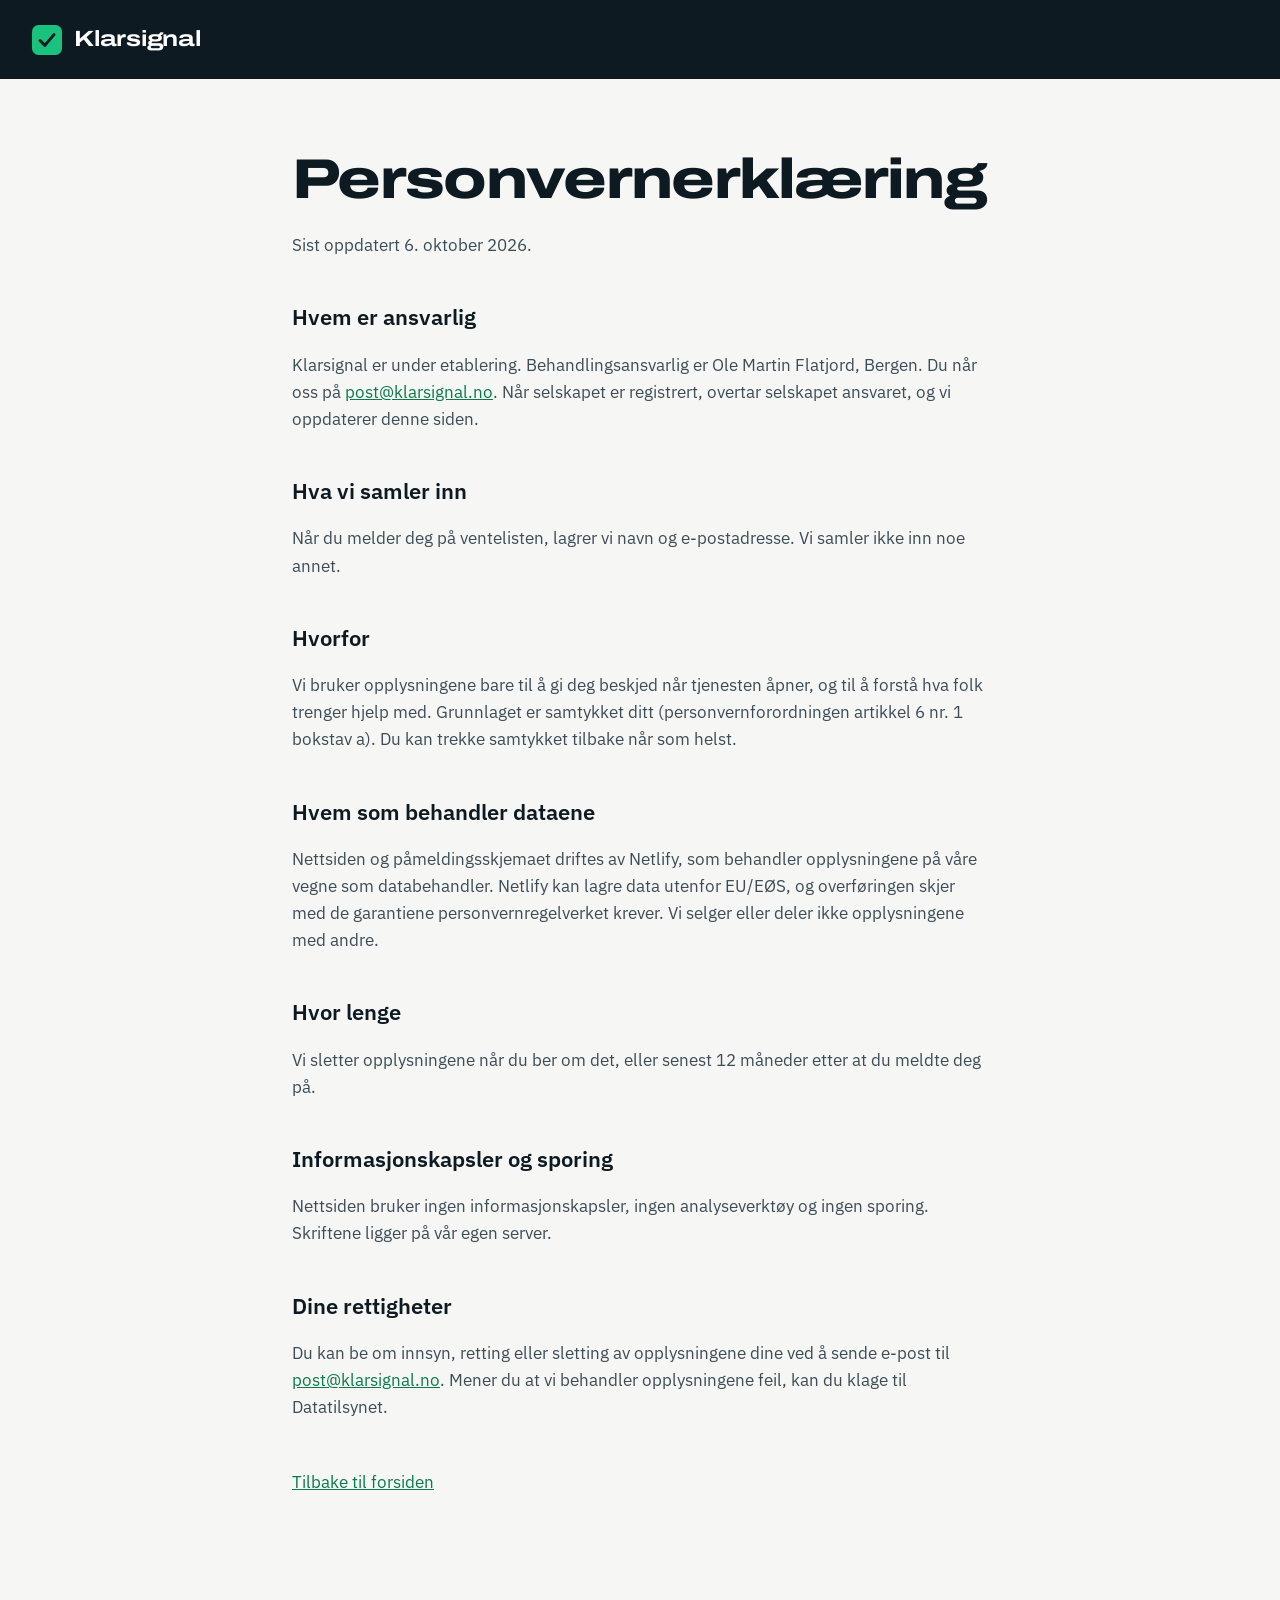
<file: personvern.html>
<!doctype html>
<html lang="nb">
<head>
<meta charset="utf-8">
<meta name="viewport" content="width=device-width, initial-scale=1">
<title>Personvern – Klarsignal</title>
<meta name="robots" content="noindex">
<link rel="icon" href="favicon.svg" type="image/svg+xml">
<link rel="stylesheet" href="styles.css">
</head>
<body>
<div class="dark"><div class="wrap"><header class="site-header">
  <a class="logo" href="/" aria-label="Klarsignal, til forsiden">
    <svg width="30" height="30" viewBox="0 0 28 28" aria-hidden="true"><rect width="28" height="28" rx="6" fill="#19C37D"/><path d="M7.5 14.5l4.5 4.5 8.5-10" stroke="#0E1A22" stroke-width="2.8" fill="none" stroke-linecap="round" stroke-linejoin="round"/></svg>
    Klarsignal
  </a>
</header></div></div>

<main class="page">
  <h1 class="display">Personvernerklæring</h1>
  <p>Sist oppdatert 6. oktober 2026.</p>

  <h2>Hvem er ansvarlig</h2>
  <p>Klarsignal er under etablering. Behandlingsansvarlig er Ole Martin Flatjord, Bergen. Du når oss på <a href="mailto:post@klarsignal.no">post@klarsignal.no</a>. Når selskapet er registrert, overtar selskapet ansvaret, og vi oppdaterer denne siden.</p>

  <h2>Hva vi samler inn</h2>
  <p>Når du melder deg på ventelisten, lagrer vi navn og e-postadresse. Vi samler ikke inn noe annet.</p>

  <h2>Hvorfor</h2>
  <p>Vi bruker opplysningene bare til å gi deg beskjed når tjenesten åpner, og til å forstå hva folk trenger hjelp med. Grunnlaget er samtykket ditt (personvernforordningen artikkel 6 nr. 1 bokstav a). Du kan trekke samtykket tilbake når som helst.</p>

  <h2>Hvem som behandler dataene</h2>
  <p>Nettsiden og påmeldingsskjemaet driftes av Netlify, som behandler opplysningene på våre vegne som databehandler. Netlify kan lagre data utenfor EU/EØS, og overføringen skjer med de garantiene personvernregelverket krever. Vi selger eller deler ikke opplysningene med andre.</p>

  <h2>Hvor lenge</h2>
  <p>Vi sletter opplysningene når du ber om det, eller senest 12 måneder etter at du meldte deg på.</p>

  <h2>Informasjonskapsler og sporing</h2>
  <p>Nettsiden bruker ingen informasjonskapsler, ingen analyseverktøy og ingen sporing. Skriftene ligger på vår egen server.</p>

  <h2>Dine rettigheter</h2>
  <p>Du kan be om innsyn, retting eller sletting av opplysningene dine ved å sende e-post til <a href="mailto:post@klarsignal.no">post@klarsignal.no</a>. Mener du at vi behandler opplysningene feil, kan du klage til Datatilsynet.</p>

  <p style="margin-top: 48px"><a href="/">Tilbake til forsiden</a></p>
</main>
</body>
</html>
</file>
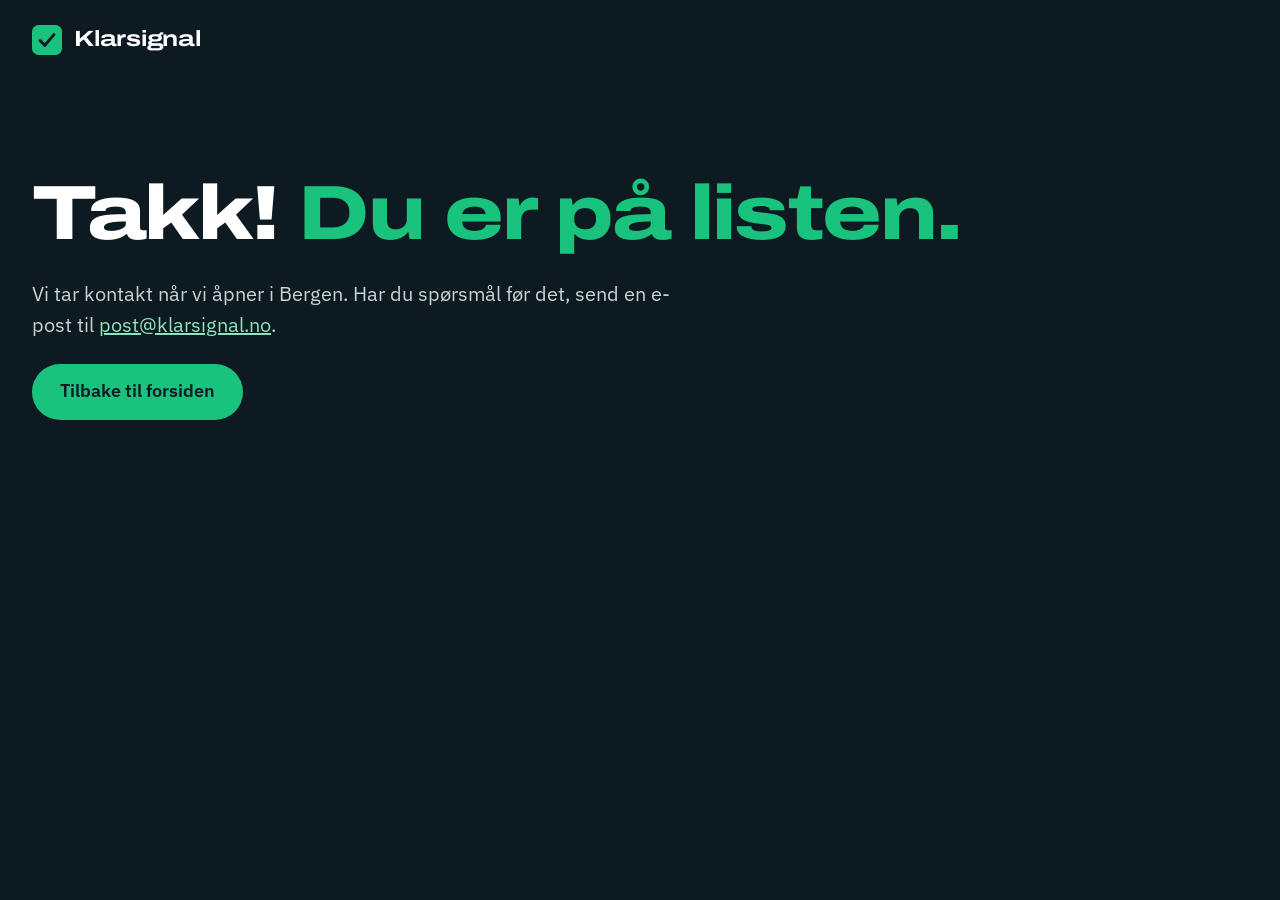
<file: takk.html>
<!doctype html>
<html lang="nb">
<head>
<meta charset="utf-8">
<meta name="viewport" content="width=device-width, initial-scale=1">
<title>Takk – Klarsignal</title>
<meta name="robots" content="noindex">
<link rel="icon" href="favicon.svg" type="image/svg+xml">
<link rel="stylesheet" href="styles.css">
</head>
<body class="dark" style="min-height: 100vh">
<div class="wrap"><header class="site-header">
  <a class="logo" href="/" aria-label="Klarsignal, til forsiden">
    <svg width="30" height="30" viewBox="0 0 28 28" aria-hidden="true"><rect width="28" height="28" rx="6" fill="#19C37D"/><path d="M7.5 14.5l4.5 4.5 8.5-10" stroke="#0E1A22" stroke-width="2.8" fill="none" stroke-linecap="round" stroke-linejoin="round"/></svg>
    Klarsignal
  </a>
</header></div>
<main class="wrap" style="padding-block: 96px 120px; display: flex; flex-direction: column; gap: 24px; align-items: flex-start">
  <h1 class="display" style="font-size: clamp(44px, 6vw, 80px)">Takk! <span style="color: #19C37D">Du er på listen.</span></h1>
  <p class="lead">Vi tar kontakt når vi åpner i Bergen. Har du spørsmål før det, send en e-post til <a href="mailto:post@klarsignal.no" style="color: #8FE3BC">post@klarsignal.no</a>.</p>
  <a class="btn btn-signal" href="/">Tilbake til forsiden</a>
</main>
</body>
</html>
</file>
<file: styles.css>
/* Klarsignal – felles stil. Skriftene ligger lokalt, så siden sender ingen data til tredjepart. */
@font-face { font-family: "Archivo"; src: url("fonts/archivo-wdth.woff2") format("woff2"); font-weight: 100 900; font-stretch: 62% 125%; font-display: swap; }
@font-face { font-family: "IBM Plex Sans"; src: url("fonts/plex-sans-400.woff2") format("woff2"); font-weight: 400; font-display: swap; }
@font-face { font-family: "IBM Plex Sans"; src: url("fonts/plex-sans-500.woff2") format("woff2"); font-weight: 500; font-display: swap; }
@font-face { font-family: "IBM Plex Sans"; src: url("fonts/plex-sans-600.woff2") format("woff2"); font-weight: 600; font-display: swap; }
@font-face { font-family: "IBM Plex Mono"; src: url("fonts/plex-mono-400.woff2") format("woff2"); font-weight: 400; font-display: swap; }
@font-face { font-family: "IBM Plex Mono"; src: url("fonts/plex-mono-500.woff2") format("woff2"); font-weight: 500; font-display: swap; }

:root {
  --ink: #0E1A22;
  --ink-2: #16262F;
  --line-dark: #2B3B45;
  --paper: #F6F7F5;
  --white: #FFFFFF;
  --line: #DCE3E0;
  --text-2: #3D4C56;
  --text-3: #52616B;
  --on-dark-2: #C9D4D0;
  --on-dark-3: #8FA19C;
  --signal: #19C37D;
  --signal-text: #0B7A4B;
  --fire: #FF6B2C;
  --display: "Archivo", "IBM Plex Sans", system-ui, sans-serif;
  --body: "IBM Plex Sans", system-ui, -apple-system, "Segoe UI", sans-serif;
  --mono: "IBM Plex Mono", ui-monospace, "SF Mono", Menlo, monospace;
}

* { box-sizing: border-box; }
html { scroll-behavior: smooth; }
@media (prefers-reduced-motion: reduce) { html { scroll-behavior: auto; } }
body { margin: 0; background: var(--paper); color: var(--ink); font-family: var(--body); font-size: 17px; line-height: 1.6; -webkit-font-smoothing: antialiased; }
img, svg { max-width: 100%; }
a { color: var(--signal-text); }
a:hover { color: #075C38; }
:focus-visible { outline: 3px solid var(--signal); outline-offset: 3px; border-radius: 6px; }

.wrap { max-width: 1280px; margin: 0 auto; padding-inline: 32px; }
@media (max-width: 600px) { .wrap { padding-inline: 20px; } }

.display { font-family: var(--display); font-stretch: 125%; font-weight: 800; letter-spacing: -0.03em; line-height: 1.02; text-wrap: balance; margin: 0; }
.h2 { font-size: clamp(32px, 4.2vw, 58px); }
.mono { font-family: var(--mono); }
.eyebrow { font-family: var(--mono); font-size: 13px; letter-spacing: 0.06em; text-transform: uppercase; }

.btn { display: inline-flex; align-items: center; gap: 10px; min-height: 56px; padding: 0 28px; border-radius: 999px; font-weight: 600; font-size: 18px; text-decoration: none; border: 0; cursor: pointer; font-family: var(--body); transition: transform .15s ease, background-color .15s ease; }
.btn:hover { transform: translateY(-2px); }
.btn-signal { background: var(--signal); color: var(--ink); }
.btn-signal:hover { background: #2DD48D; color: var(--ink); }
.btn-ink { background: var(--ink); color: var(--white); }
.btn-ink:hover { background: #1C2D38; color: var(--white); }
@media (prefers-reduced-motion: reduce) { .btn { transition: none; } .btn:hover { transform: none; } }

/* Topp */
.dark { background: var(--ink); color: var(--white); }
.site-header { display: flex; flex-wrap: wrap; align-items: center; justify-content: space-between; gap: 16px; padding-block: 22px; }
.logo { display: flex; align-items: center; gap: 12px; color: var(--white); text-decoration: none; font-family: var(--display); font-stretch: 125%; font-weight: 700; font-size: 22px; letter-spacing: -0.01em; }
.logo:hover { color: var(--white); }
.nav { display: flex; flex-wrap: wrap; align-items: center; gap: 12px 28px; font-size: 16px; }
.nav a { color: var(--on-dark-2); text-decoration: none; }
.nav a:hover { color: var(--white); }
.nav .pill { display: inline-flex; align-items: center; min-height: 44px; padding: 0 20px; border-radius: 999px; border: 1px solid #3A4A54; color: var(--white); font-weight: 500; }
@media (max-width: 720px) { .nav .hide-sm { display: none; } }

/* Innloggingsmeny uten JavaScript */
.logg-inn { position: relative; border-bottom: 0; }
.logg-inn summary { list-style: none; cursor: pointer; gap: 0; padding-block: 0; font-size: 16px; }
.logg-inn summary::after, .logg-inn[open] summary::after { content: none; display: none; }
.logg-inn summary::-webkit-details-marker { display: none; }
.nav .pill-lys, .logg-inn .pill-lys { display: inline-flex; align-items: center; min-height: 44px; font-weight: 600; padding: 0 20px; border-radius: 999px; background: var(--white); color: var(--ink); font-weight: 600; }
.logg-inn[open] .pill-lys { background: #E7F8F0; }
.logg-inn-meny { position: absolute; right: 0; top: calc(100% + 10px); z-index: 20; width: min(320px, calc(100vw - 40px)); padding: 20px; border-radius: 16px; background: var(--white); color: var(--ink); border: 1px solid var(--line); box-shadow: 0 18px 50px rgba(14, 26, 34, .28); display: flex; flex-direction: column; gap: 10px; }
@media (max-width: 600px) {
  .nav { position: relative; }
  .logg-inn { position: static; }
  .logg-inn-meny { left: 0; right: 0; width: auto; }
}
.logg-inn .logg-inn-meny p { margin: 0 0 4px; padding: 0; font-size: 15px; color: var(--text-2); }
.nav .logg-inn-valg { display: flex; align-items: center; justify-content: center; min-height: 52px; border-radius: 12px; border: 1px solid #B7C2BF; color: var(--ink); font-weight: 600; text-decoration: none; }
.nav .logg-inn-valg:hover { color: var(--ink); border-color: var(--ink); background: var(--paper); }
.nav .logg-inn-mine { margin-top: 4px; font-size: 15px; color: var(--signal-text); text-align: center; text-decoration: underline; }
.nav .logg-inn-mine:hover { color: #075C38; }

.hero { display: flex; flex-wrap: wrap; align-items: center; gap: 56px; padding-block: 56px 96px; }
.hero-text { flex: 999 1 520px; min-width: 0; display: flex; flex-direction: column; gap: 28px; }
.hero-art { flex: 1 1 420px; min-width: 0; margin: 0; display: flex; flex-direction: column; gap: 14px; }
.badge { display: inline-flex; align-self: flex-start; align-items: center; gap: 10px; padding: 8px 14px; border-radius: 999px; background: var(--ink-2); color: #8FE3BC; }
.dot { width: 8px; height: 8px; border-radius: 50%; background: var(--signal); }
.hero h1 { font-size: clamp(44px, 6vw, 86px); line-height: 0.98; letter-spacing: -0.035em; }
.hero h1 span { color: var(--signal); }
.lead { margin: 0; max-width: 54ch; font-size: 20px; line-height: 1.55; color: var(--on-dark-2); }
.cta-row { display: flex; flex-wrap: wrap; gap: 14px; align-items: center; }
.link-light { display: inline-flex; align-items: center; min-height: 56px; padding: 0 8px; color: var(--white); font-weight: 500; }
.link-light:hover { color: #8FE3BC; }
.small-dark { margin: 0; font-size: 15px; color: var(--on-dark-3); }
.legend { display: flex; flex-wrap: wrap; gap: 8px 20px; font-family: var(--mono); font-size: 13px; color: var(--on-dark-3); }

@media (prefers-reduced-motion: no-preference) {
  .rv-flyt { animation: romning 1.6s linear infinite; }
  .dot { animation: puls 2.4s ease-in-out infinite; }
}
@keyframes romning { to { stroke-dashoffset: -48; } }
@keyframes puls { 0%, 100% { opacity: .35; } 50% { opacity: 1; } }

.strip { background: var(--signal); color: var(--ink); }
.strip .wrap { display: flex; flex-wrap: wrap; justify-content: space-between; gap: 12px 32px; padding-block: 22px; font-weight: 600; font-size: 16px; }

/* Seksjoner */
.section { padding-block: 112px; display: flex; flex-direction: column; gap: 48px; }
@media (max-width: 600px) { .section { padding-block: 72px; } }
.split { display: flex; flex-wrap: wrap; gap: 24px 64px; align-items: flex-end; justify-content: space-between; }
.split .display { flex: 1 1 520px; }
.split p { margin: 0; flex: 1 1 380px; max-width: 48ch; color: var(--text-2); font-size: 18px; }

.grid { display: grid; gap: 20px; grid-template-columns: repeat(auto-fit, minmax(min(100%, 300px), 1fr)); }
.grid.four { grid-template-columns: repeat(auto-fit, minmax(min(100%, 250px), 1fr)); }
.card { background: var(--white); border: 1px solid var(--line); border-radius: 20px; padding: 36px; display: flex; flex-direction: column; gap: 20px; }
.card.inverse { background: var(--ink); color: var(--white); border-color: var(--ink); }
.card-head { display: flex; flex-wrap: wrap; justify-content: space-between; align-items: baseline; gap: 12px; }
.card-head h3 { margin: 0; font-size: 22px; font-weight: 600; }
.card-head span { font-family: var(--mono); font-size: 13px; color: var(--text-3); }
.card.inverse .card-head span { color: #8FE3BC; }
.spec { list-style: none; margin: 0; padding: 0; display: flex; flex-direction: column; gap: 14px; }
.spec li { display: flex; justify-content: space-between; gap: 16px; padding-bottom: 14px; border-bottom: 1px solid #EEF2F0; }
.spec li:last-child { border-bottom: 0; padding-bottom: 0; }
.card.inverse .spec li { border-color: #22333D; }
.spec strong { font-family: var(--mono); font-weight: 500; white-space: nowrap; }
.card.inverse .spec strong { color: var(--signal); }
.spec .note { color: var(--text-3); text-align: right; }
.card.inverse .spec .note { color: var(--on-dark-2); }
.footnote { margin: 0; font-size: 14px; color: var(--text-3); max-width: 80ch; }

.white-band { background: var(--white); border-block: 1px solid var(--line); }

/* Slik går en sak: stegene som en tidslinje, med hvem som gjør hva */
.ingress-lys { margin: -28px 0 0; font-size: 19px; color: var(--text-2); max-width: 62ch; }
.tidslinje-tittel { margin: 16px 0 -24px; font-size: 13px; font-weight: 400; color: var(--text-3); }
.tidslinje { list-style: none; margin: 0; padding: 0; display: grid; grid-template-columns: repeat(6, minmax(0, 1fr)); }
.tidslinje.fire { grid-template-columns: repeat(4, minmax(0, 1fr)); }
.tidslinje li { position: relative; display: flex; flex-direction: column; gap: 8px; padding-right: 20px; min-width: 0; }
.tidslinje li::before { content: ""; position: absolute; top: 17px; left: 36px; right: 0; height: 2px; background: #B7C2BF; }
.tidslinje li:last-child::before { display: none; }
.tidslinje .nr { width: 36px; height: 36px; border-radius: 50%; border: 2px solid #B7C2BF; background: var(--white); display: grid; place-items: center; font-family: var(--mono); font-size: 14px; position: relative; z-index: 1; font-variant-numeric: tabular-nums; }
.tidslinje .hvem { margin-top: 6px; font-family: var(--mono); font-size: 12px; letter-spacing: .06em; text-transform: uppercase; color: var(--text-3); }
.tidslinje h3 { margin: 0; font-size: 18px; font-weight: 600; line-height: 1.25; }
.tidslinje p { margin: 0; font-size: 15px; line-height: 1.5; color: var(--text-2); }
.tidslinje .menneske .nr { border-color: var(--signal); background: #E7F8F0; color: var(--signal-text); }
.tidslinje .menneske .hvem, .tidslinje .menneske h3 { color: var(--signal-text); }
.tidslinje .kommunen .nr { border-color: var(--ink); background: var(--ink); color: var(--white); }
.tidslinje-merk { margin-top: -8px; }
@media (max-width: 900px) {
  .tidslinje, .tidslinje.fire { grid-template-columns: 1fr; gap: 24px; }
  .tidslinje li { padding: 0 0 0 52px; }
  .tidslinje .nr { position: absolute; left: 0; top: 0; }
  .tidslinje li::before { top: 36px; bottom: -24px; left: 17px; right: auto; width: 2px; height: auto; }
  .tidslinje .hvem { margin-top: 0; }
}

.service { min-height: 220px; gap: 12px; padding: 32px; }
.service .eyebrow { color: var(--signal-text); }
.service strong { font-size: 22px; font-weight: 600; }
.service p { margin: 0; color: var(--text-2); }
.service.soon { background: transparent; border-style: dashed; border-color: #A9B8B3; }
.service.soon .eyebrow { color: var(--text-3); }

.trust { display: flex; flex-wrap: wrap; gap: 56px; align-items: flex-start; }
.trust-intro { flex: 1 1 420px; min-width: 0; display: flex; flex-direction: column; gap: 20px; }
.trust-intro h2 span { color: var(--signal); }
.trust-intro p { margin: 0; max-width: 46ch; color: var(--on-dark-2); font-size: 18px; }
.trust-grid { flex: 999 1 560px; min-width: 0; display: grid; gap: 32px 40px; grid-template-columns: repeat(auto-fit, minmax(min(100%, 240px), 1fr)); }
.trust-grid div { display: flex; flex-direction: column; gap: 8px; padding-top: 20px; border-top: 1px solid var(--line-dark); }
.trust-grid strong { font-size: 19px; font-weight: 600; }
.trust-grid span { color: var(--on-dark-2); }

/* Venteliste */
.signup { background: var(--signal); color: var(--ink); }
.signup .wrap { display: flex; flex-wrap: wrap; gap: 48px; padding-block: 96px; align-items: flex-start; }
.signup-text { flex: 1 1 420px; display: flex; flex-direction: column; gap: 16px; }
.signup-text h2 { font-size: clamp(36px, 4.6vw, 64px); line-height: 1; letter-spacing: -0.035em; }
.signup-text p { margin: 0; font-size: 18px; max-width: 44ch; }
.form { flex: 1 1 420px; min-width: 0; background: var(--white); border-radius: 20px; padding: 32px; display: flex; flex-direction: column; gap: 18px; }
.field { display: flex; flex-direction: column; gap: 6px; }
.field label { font-weight: 600; font-size: 15px; }
.field input, .field select { font: inherit; font-size: 17px; min-height: 52px; padding: 0 14px; border: 1px solid #B7C2BF; border-radius: 10px; background: var(--white); color: var(--ink); }
.field input:focus, .field select:focus { outline: 3px solid var(--signal); outline-offset: 1px; border-color: var(--ink); }
.consent { font-size: 14px; color: var(--text-2); margin: 0; }
.hidden { position: absolute; left: -9999px; }

/* Spørsmål */
.faq { max-width: 920px; margin: 0 auto; padding-block: 112px; display: flex; flex-direction: column; gap: 32px; }
.faq h2 { font-size: clamp(30px, 3.6vw, 48px); }
details { border-bottom: 1px solid var(--line); }
summary { list-style: none; cursor: pointer; display: flex; justify-content: space-between; align-items: center; gap: 16px; min-height: 64px; padding-block: 18px; font-size: 19px; font-weight: 600; }
summary::-webkit-details-marker { display: none; }
summary::after { content: "+"; flex: none; width: 32px; height: 32px; border-radius: 50%; background: #EEF2F0; display: grid; place-items: center; font-size: 20px; font-weight: 500; }
details[open] summary::after { content: "−"; }
details p { margin: 0; padding: 0 48px 24px 0; color: var(--text-2); }

/* Bunn */
.site-footer { background: var(--ink); color: #A9B8B3; }
.site-footer .wrap { display: flex; flex-wrap: wrap; justify-content: space-between; gap: 32px; padding-block: 56px; font-size: 15px; }
.site-footer .col { display: flex; flex-direction: column; gap: 6px; }
.site-footer strong { color: var(--white); }
.site-footer a { color: #A9B8B3; }
.site-footer a:hover { color: var(--white); }

/* Enkle tekstsider */
.page { max-width: 760px; margin: 0 auto; padding: 72px 32px 112px; }
.page h1 { font-size: clamp(36px, 5vw, 56px); margin-bottom: 24px; }
.page h2 { font-size: 22px; margin: 40px 0 8px; }
.page p, .page li { color: var(--text-2); }

/* Veiviser: Byggesak i Bergen */
.guide-hero { display: flex; flex-direction: column; gap: 22px; padding-block: 40px 80px; max-width: 900px; }
.guide-hero h1 { font-size: clamp(42px, 6vw, 80px); }
.guide { display: flex; flex-direction: column; gap: 56px; padding-block: 56px 112px; }
.notice { background: #FFF4EC; border: 1px solid #F5C9A8; border-left: 6px solid var(--fire); border-radius: 14px; padding: 22px 26px; }
.notice p { margin: 8px 0 0; color: var(--text-2); }
.tag { display: inline-block; padding: 1px 9px; border-radius: 999px; background: #FFE3D1; color: #8A3410; font-family: var(--mono); font-size: 12px; letter-spacing: .04em; text-transform: uppercase; white-space: nowrap; vertical-align: 1px; }
.toc { border-top: 3px solid var(--ink); padding-top: 18px; }
.toc ol { margin: 10px 0 0; padding-left: 22px; columns: 2 240px; column-gap: 40px; }
.toc li { padding-block: 3px; }
.guide-section { display: flex; flex-direction: column; gap: 20px; scroll-margin-top: 24px; }
.guide-section > h2 { font-size: clamp(28px, 3.4vw, 42px); }
.guide-section > p { margin: 0; max-width: 72ch; color: var(--text-2); }
.guide-section h3 { margin: 0 0 8px; font-size: 19px; font-weight: 600; }
.hint { font-size: 15px; }
.tabell { overflow-x: auto; border: 1px solid var(--line); border-radius: 14px; background: var(--white); }
.tabell table { width: 100%; min-width: 640px; border-collapse: collapse; font-size: 15px; line-height: 1.5; }
.tabell th, .tabell td { text-align: left; vertical-align: top; padding: 14px 16px; border-bottom: 1px solid #EEF2F0; }
.tabell thead th { background: var(--ink); color: var(--white); font-weight: 600; font-size: 14px; position: sticky; top: 0; }
.tabell tbody tr:last-child th, .tabell tbody tr:last-child td { border-bottom: 0; }
.tabell tbody th { font-weight: 600; min-width: 160px; }
.tabell td { color: var(--text-2); }
.ref { font-family: var(--mono); font-size: 12px; font-weight: 400; color: var(--text-3); }
.cols { display: grid; gap: 20px; grid-template-columns: repeat(auto-fit, minmax(min(100%, 340px), 1fr)); }
.cols.three { grid-template-columns: repeat(auto-fit, minmax(min(100%, 280px), 1fr)); }
.box { background: var(--white); border: 1px solid var(--line); border-radius: 16px; padding: 24px 26px; }
.box ul, .plain, .kilder ul { margin: 0 0 12px; padding-left: 20px; color: var(--text-2); }
.box li, .plain li, .kilder li { padding-block: 3px; }
.box ul:last-child { margin-bottom: 0; }
.box h3 + ul { margin-top: 4px; }
.box ul + h3 { margin-top: 18px; }
.warn { margin: 12px 0 0; padding: 12px 14px; border-radius: 10px; background: #FFF4EC; color: #6B2A0C; font-size: 15px; }
.plain { max-width: 80ch; }
.kilder ul { font-size: 15px; }
.guide-cta { background: var(--ink); color: var(--white); border-radius: 24px; padding: 48px; display: flex; flex-direction: column; align-items: flex-start; gap: 18px; }
.guide-cta h2 { font-size: clamp(28px, 3.4vw, 44px); }
.guide-cta p { margin: 0; max-width: 60ch; color: var(--on-dark-2); }
@media (max-width: 600px) { .guide-cta { padding: 32px 24px; } .box { padding: 20px; } }
@media (max-width: 700px) {
  .tabell { overflow: visible; border: 0; background: none; }
  .tabell table { min-width: 0; }
  .tabell thead { position: absolute; width: 1px; height: 1px; overflow: hidden; clip: rect(0 0 0 0); }
  .tabell tr { display: block; background: var(--white); border: 1px solid var(--line); border-radius: 14px; padding: 6px 0; margin-bottom: 12px; }
  .tabell th, .tabell td { display: block; border: 0; padding: 6px 18px; }
  .tabell tbody th { font-size: 17px; padding-top: 12px; }
  .tabell td[data-label]::before { content: attr(data-label); display: block; font-family: var(--mono); font-size: 11px; letter-spacing: .06em; text-transform: uppercase; color: var(--text-3); }
}
</file>
